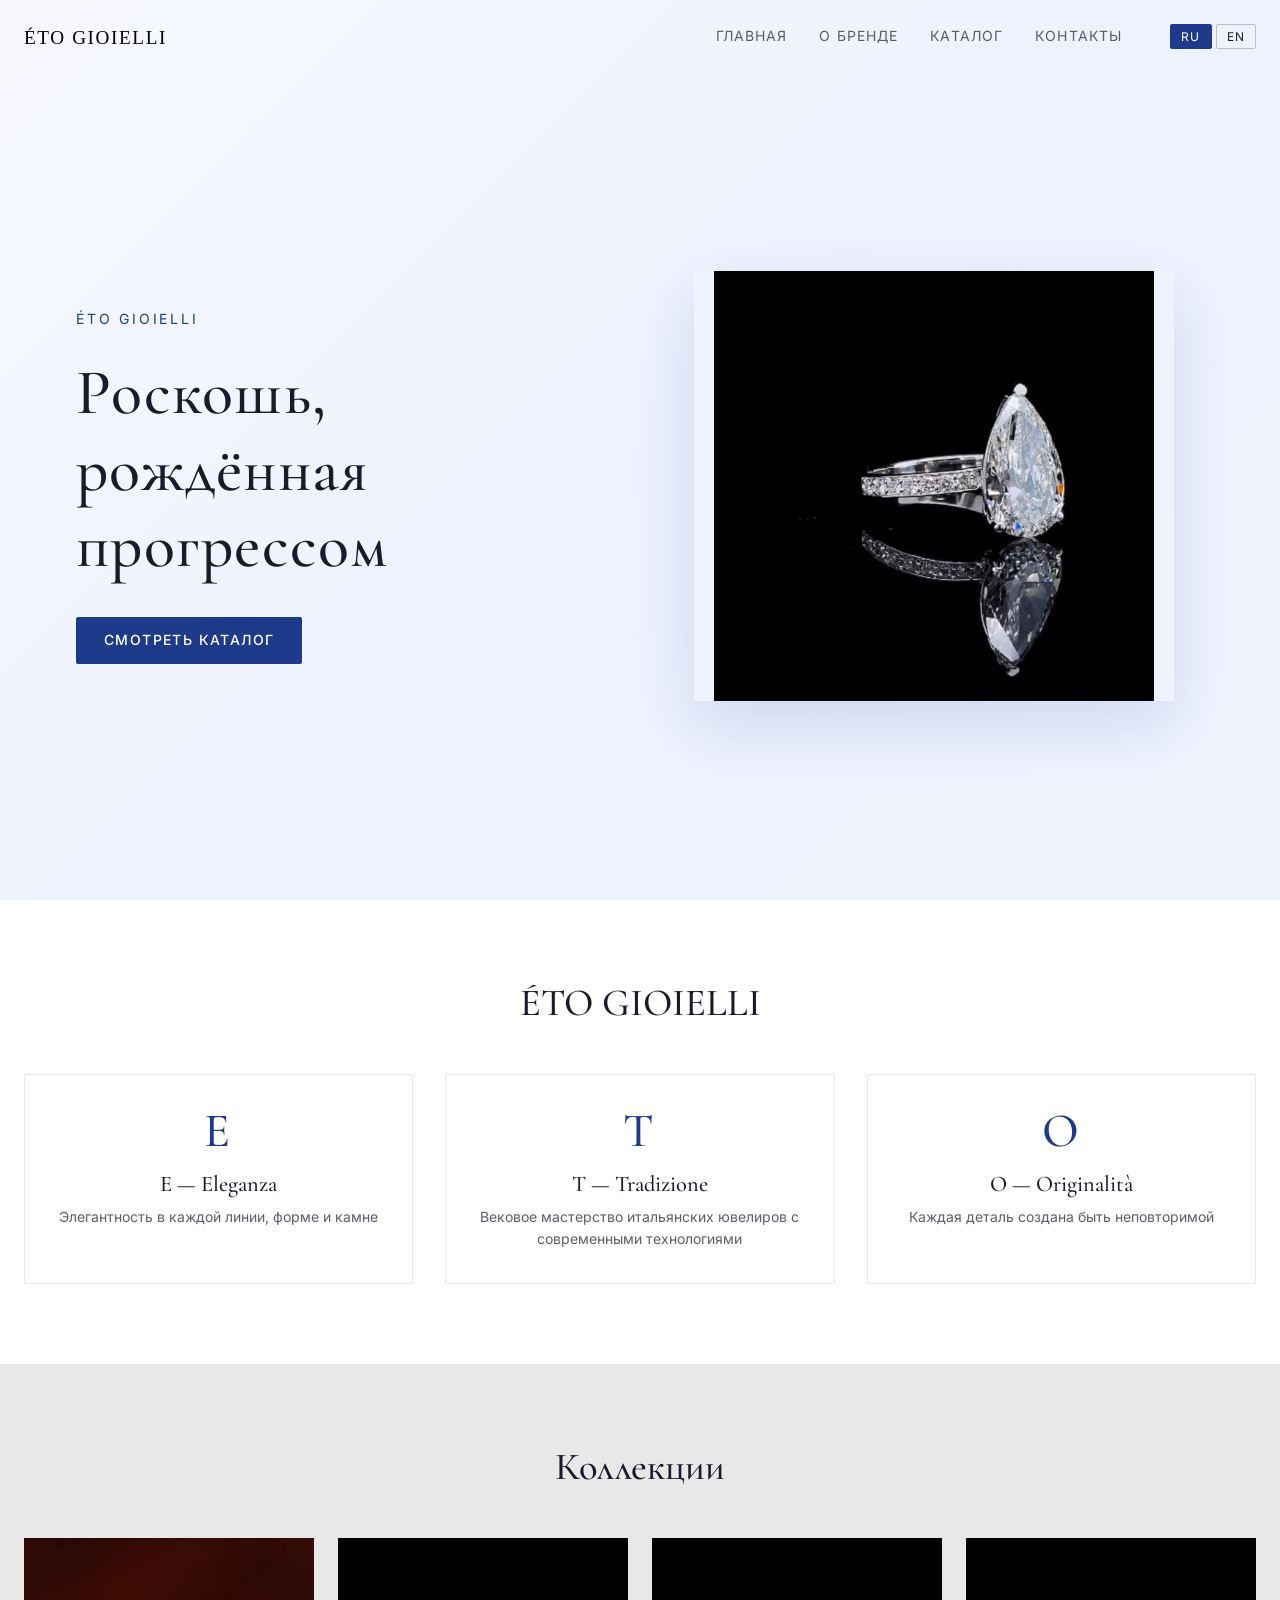
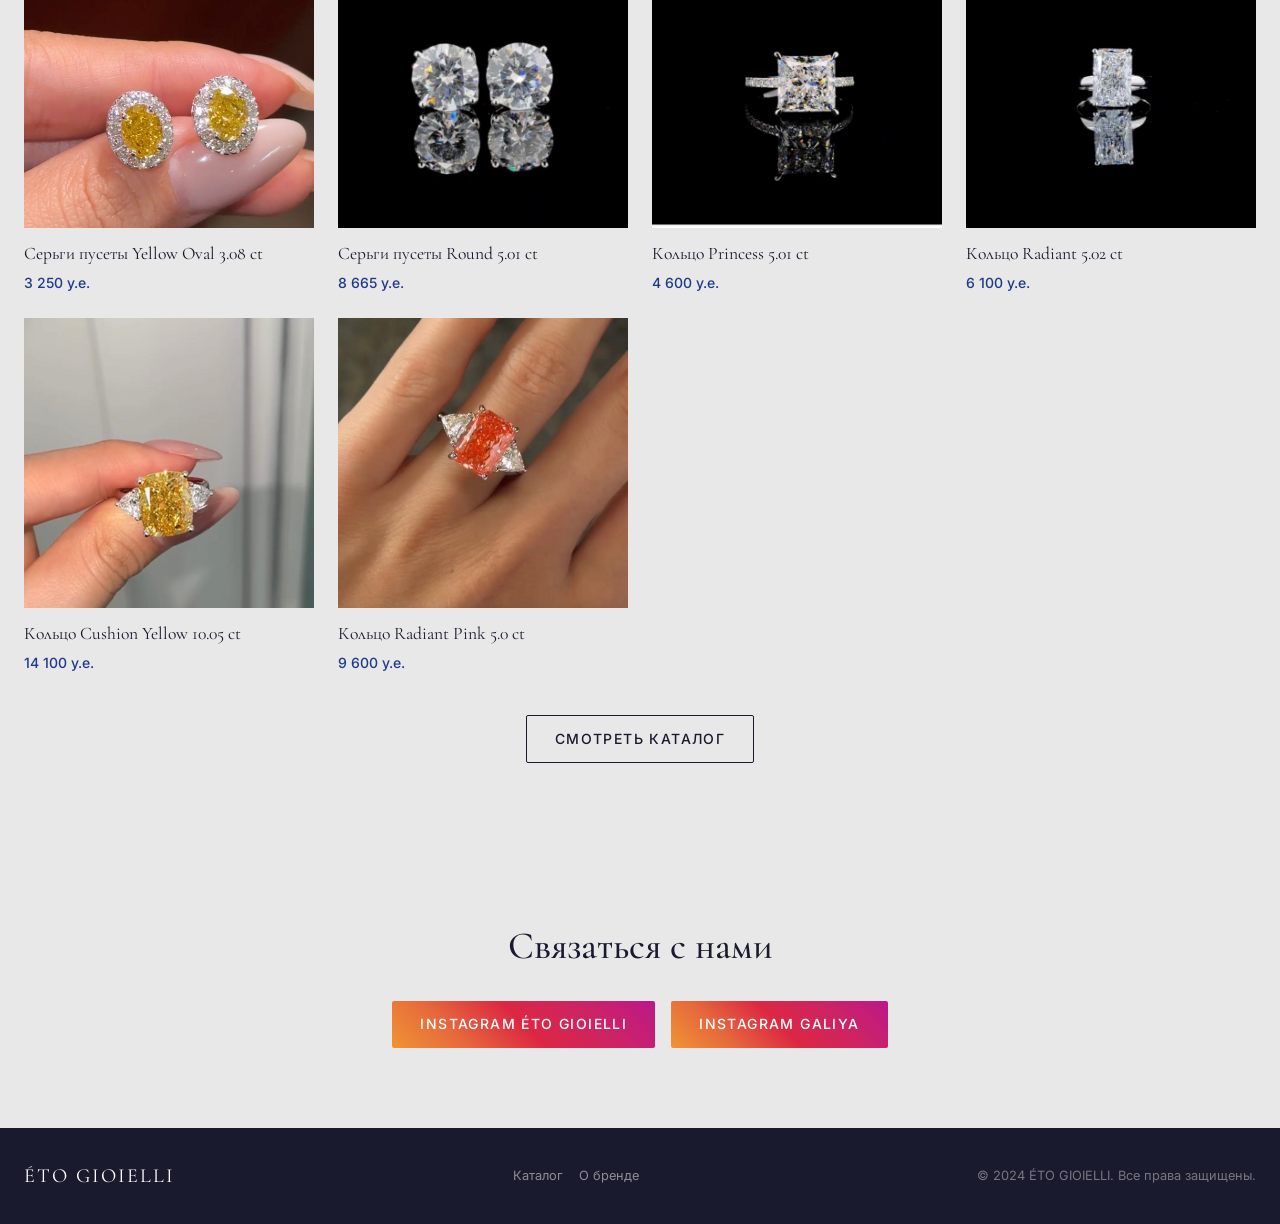
<file: index.html>
<!DOCTYPE html>
<html lang="ru">
<head>
  <meta charset="UTF-8">
  <meta name="viewport" content="width=device-width, initial-scale=1.0">
  <title>ÉTO GIOIELLI — Украшения из лабораторных бриллиантов</title>
  <link rel="stylesheet" href="css/style.css">
</head>
<body>

  <!-- Header -->
  <header class="header header--transparent" id="header">
    <div class="container">
      <a href="index.html" class="header__logo">
        <img src="assets/logo.svg" alt="ÉTO GIOIELLI" onerror="this.style.display='none';this.nextElementSibling.style.display='block'">
        <span style="display:none">ÉTO GIOIELLI</span>
      </a>
      <nav class="nav">
        <a href="index.html" data-i18n="nav_home">Главная</a>
        <a href="about.html" data-i18n="nav_about">О бренде</a>
        <a href="catalog.html" data-i18n="nav_catalog">Каталог</a>
        <a href="contact.html" data-i18n="nav_contacts">Контакты</a>
        <div class="lang-switcher">
          <button class="lang-btn" data-lang="ru">RU</button>
          <button class="lang-btn" data-lang="en">EN</button>
        </div>
      </nav>
      <button class="burger" id="burger" aria-label="Menu">
        <span></span><span></span><span></span>
      </button>
    </div>
    <nav class="mobile-nav" id="mobileNav">
      <a href="index.html" data-i18n="nav_home">Главная</a>
      <a href="about.html" data-i18n="nav_about">О бренде</a>
      <a href="catalog.html" data-i18n="nav_catalog">Каталог</a>
      <a href="contact.html" data-i18n="nav_contacts">Контакты</a>
      <div class="lang-switcher">
        <button class="lang-btn" data-lang="ru">RU</button>
        <button class="lang-btn" data-lang="en">EN</button>
      </div>
    </nav>
  </header>

  <!-- Hero -->
  <section class="hero">
    <div class="container">
      <div class="hero__split">
        <div class="hero__content">
          <p class="hero__tagline">ÉTO GIOIELLI</p>
          <h1 data-i18n="hero_tagline">Роскошь, рождённая прогрессом</h1>
          <div class="hero__buttons">
            <a href="catalog.html" class="btn btn--primary" data-i18n="hero_btn">Смотреть каталог</a>
          </div>
        </div>
        <div class="hero__image">
          <video src="assets/hero-video.mp4" autoplay muted loop playsinline poster="assets/hero-photo.jpg"></video>
        </div>
      </div>
    </div>
  </section>

  <!-- About / Features -->
  <section class="section">
    <div class="container">
      <div class="section-title">
        <h2 data-i18n="about_title">ÉTO GIOIELLI</h2>
      </div>
      <div class="features">
        <div class="feature">
          <div class="feature__icon">E</div>
          <h3 data-i18n="feat1_title">E — Eleganza</h3>
          <p data-i18n="feat1_text">Элегантность в каждой линии, форме и камне</p>
        </div>
        <div class="feature">
          <div class="feature__icon">T</div>
          <h3 data-i18n="feat2_title">T — Tradizione</h3>
          <p data-i18n="feat2_text">Вековое мастерство итальянских ювелиров с современными технологиями</p>
        </div>
        <div class="feature">
          <div class="feature__icon">O</div>
          <h3 data-i18n="feat3_title">O — Originalità</h3>
          <p data-i18n="feat3_text">Каждая деталь создана быть неповторимой</p>
        </div>
      </div>
    </div>
  </section>

  <!-- Featured collections -->
  <section class="section" style="background: var(--silver-light);">
    <div class="container">
      <div class="section-title">
        <h2 data-i18n="featured_title">Коллекции</h2>
      </div>
      <div class="products-grid" id="featuredGrid"></div>
      <div style="text-align:center; margin-top: 40px;">
        <a href="catalog.html" class="btn btn--outline" data-i18n="hero_btn">Смотреть каталог</a>
      </div>
    </div>
  </section>

  <!-- Contact -->
  <section class="contact-block" id="contact">
    <div class="container">
      <h2 data-i18n="contact_title">Связаться с нами</h2>
      <div class="contact-buttons" id="contactButtons"></div>
    </div>
  </section>

  <!-- Footer -->
  <footer class="footer">
    <div class="container">
      <div class="footer__inner">
        <span class="footer__brand">ÉTO GIOIELLI</span>
        <div class="footer__links">
          <a href="catalog.html" data-i18n="nav_catalog">Каталог</a>
          <a href="about.html" data-i18n="nav_about">О бренде</a>
        </div>
        <span class="footer__rights" data-i18n="footer_rights">© 2024 ÉTO GIOIELLI. Все права защищены.</span>
      </div>
    </div>
  </footer>

  <script src="js/config.js"></script>
  <script src="js/i18n.js"></script>
  <script src="data/products.js"></script>
  <script>
    // Header scroll
    const header = document.getElementById('header');
    window.addEventListener('scroll', () => {
      header.classList.toggle('header--solid', window.scrollY > 60);
      header.classList.toggle('header--transparent', window.scrollY <= 60);
    });

    // Burger
    const burger = document.getElementById('burger');
    const mobileNav = document.getElementById('mobileNav');
    burger.addEventListener('click', () => mobileNav.classList.toggle('open'));

    // Featured products
    function formatPrice(p) { return p.toLocaleString('ru-RU') + ' у.е.'; }
    function renderCard(product) {
      return `<a href="product.html?id=${product.id}" class="card">
        <div class="card__img"><img src="${product.images[0]}" alt="${product.name[getLang()]}" loading="lazy"></div>
        <div class="card__name">${product.name[getLang()]}</div>
        <div class="card__price">${formatPrice(product.price)}</div>
      </a>`;
    }
    const featured = window.PRODUCTS.filter(p => p.featured).slice(0, 6);
    document.getElementById('featuredGrid').innerHTML = featured.map(renderCard).join('');

    // Contact buttons
    document.getElementById('contactButtons').innerHTML = `
      <a href="https://www.instagram.com/eto.gioielli?igsh=NDh3ZzB6c2ZkZWRp" class="btn btn--instagram" target="_blank">Instagram Éto Gioielli</a>
      <a href="https://www.instagram.com/galiya.dukenbay?igsh=M2JvaWN4aWRpYXl6" class="btn btn--instagram" target="_blank">Instagram Galiya</a>
    `;
    applyTranslations(getLang());

    // Re-render on lang change (for card names)
    document.querySelectorAll('.lang-btn').forEach(btn => {
      btn.addEventListener('click', () => {
        featured.length && (document.getElementById('featuredGrid').innerHTML = featured.map(renderCard).join(''));
      });
    });
  </script>
</body>
</html>
</file>
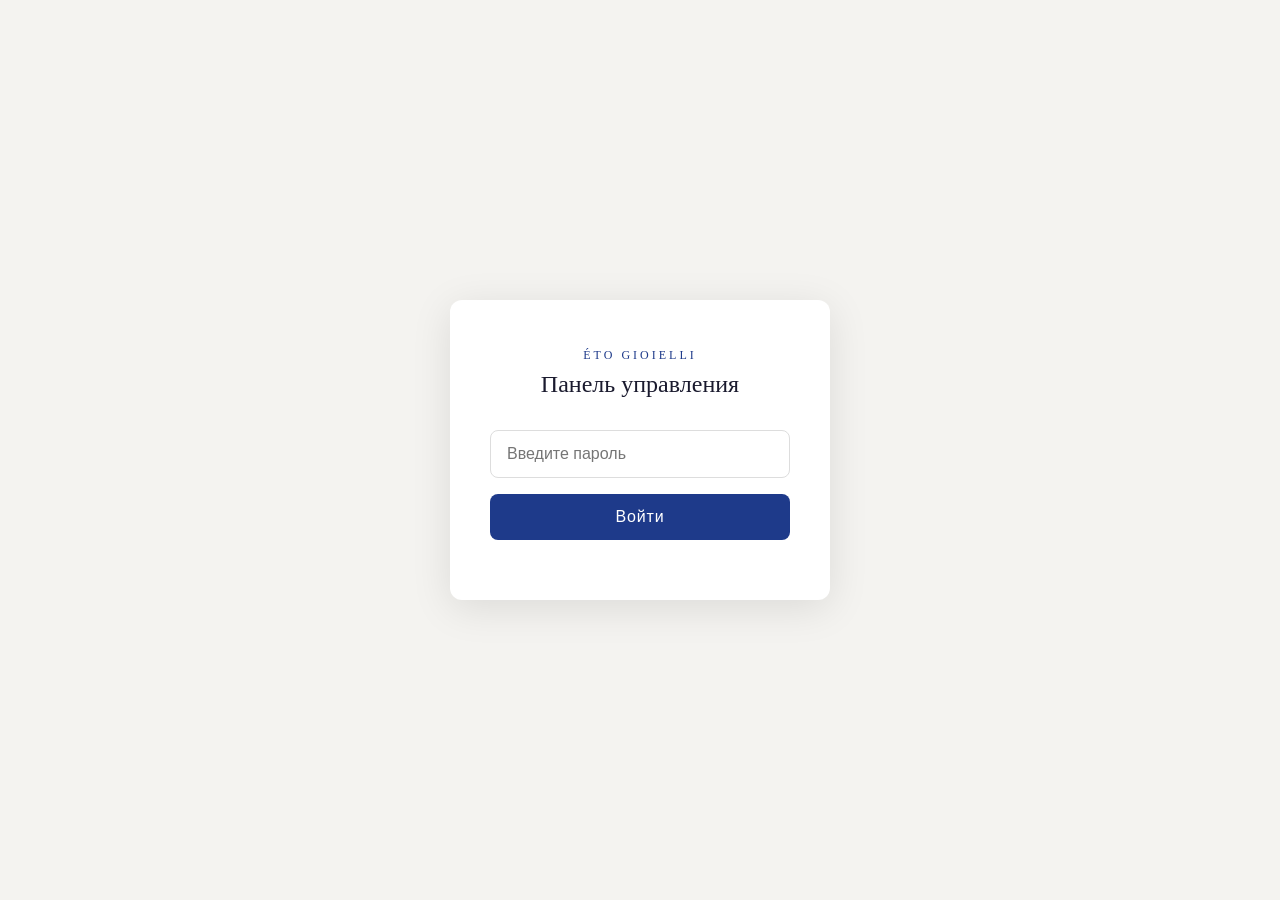
<file: admin/index.html>
<!DOCTYPE html>
<html lang="ru">
<head>
  <meta charset="UTF-8">
  <meta name="viewport" content="width=device-width, initial-scale=1.0">
  <title>Управление каталогом — ÉTO GIOIELLI</title>
  <style>
    * { box-sizing: border-box; margin: 0; padding: 0; }
    body { font-family: 'Georgia', serif; background: #f4f3f0; color: #1a1a2e; min-height: 100vh; }

    /* LOGIN */
    #loginScreen {
      display: flex; flex-direction: column; align-items: center; justify-content: center;
      min-height: 100vh; padding: 24px;
    }
    .login-card {
      background: #fff; padding: 48px 40px; border-radius: 12px;
      box-shadow: 0 8px 40px rgba(0,0,0,0.10); width: 100%; max-width: 380px; text-align: center;
    }
    .login-logo { font-size: 0.75rem; letter-spacing: 0.25em; color: #1e3a8a; margin-bottom: 8px; }
    .login-card h1 { font-size: 1.5rem; font-weight: normal; margin-bottom: 32px; }
    .login-card input {
      width: 100%; padding: 14px 16px; border: 1px solid #ddd; border-radius: 8px;
      font-size: 1rem; margin-bottom: 16px; outline: none;
    }
    .login-card input:focus { border-color: #1e3a8a; }
    .btn-primary {
      width: 100%; padding: 14px; background: #1e3a8a; color: #fff;
      border: none; border-radius: 8px; font-size: 1rem; cursor: pointer; letter-spacing: 0.05em;
    }
    .btn-primary:hover { background: #1a2f6e; }
    .error-msg { color: #dc2626; margin-top: 12px; font-size: 0.875rem; }

    /* ADMIN PANEL */
    #adminPanel { display: none; }
    .admin-header {
      background: #1a1a2e; color: #fff; padding: 16px 24px;
      display: flex; align-items: center; justify-content: space-between;
    }
    .admin-header .logo { font-size: 0.75rem; letter-spacing: 0.2em; }
    .admin-header button {
      background: transparent; border: 1px solid rgba(255,255,255,0.3);
      color: #fff; padding: 6px 16px; border-radius: 6px; cursor: pointer; font-size: 0.8rem;
    }

    .admin-body { max-width: 680px; margin: 0 auto; padding: 32px 16px; }

    .section-title { font-size: 1.25rem; font-weight: normal; margin-bottom: 24px; color: #1e3a8a; }

    .field-group { margin-bottom: 24px; }
    .field-group label { display: block; font-size: 0.8rem; letter-spacing: 0.1em; text-transform: uppercase; color: #666; margin-bottom: 8px; }

    select, textarea, input[type="text"], input[type="number"] {
      width: 100%; padding: 12px 16px; border: 1px solid #ddd; border-radius: 8px;
      font-size: 0.95rem; font-family: inherit; background: #fff; outline: none;
    }
    select:focus, textarea:focus, input:focus { border-color: #1e3a8a; }
    textarea { resize: vertical; min-height: 100px; }

    .upload-area {
      border: 2px dashed #ddd; border-radius: 8px; padding: 24px;
      text-align: center; cursor: pointer; transition: all 0.2s; background: #fff;
      position: relative;
    }
    .upload-area:hover, .upload-area.dragover { border-color: #1e3a8a; background: #f0f4ff; }
    .upload-area input[type="file"] {
      position: absolute; inset: 0; opacity: 0; cursor: pointer; width: 100%; height: 100%;
    }
    .upload-icon { font-size: 2rem; margin-bottom: 8px; }
    .upload-text { font-size: 0.875rem; color: #666; }
    .upload-text strong { color: #1e3a8a; }

    .preview-wrap { margin-top: 12px; border-radius: 8px; overflow: hidden; background: #000; }
    .preview-wrap img, .preview-wrap video {
      width: 100%; max-height: 280px; object-fit: contain; display: block;
    }
    .preview-label { font-size: 0.75rem; color: #888; margin-top: 6px; }

    .two-col { display: grid; grid-template-columns: 1fr 1fr; gap: 16px; }

    .save-btn {
      width: 100%; padding: 16px; background: #1e3a8a; color: #fff;
      border: none; border-radius: 8px; font-size: 1rem; cursor: pointer;
      letter-spacing: 0.05em; margin-top: 8px; transition: background 0.2s;
    }
    .save-btn:hover { background: #1a2f6e; }
    .save-btn:disabled { background: #aaa; cursor: not-allowed; }

    .status-msg {
      margin-top: 16px; padding: 14px 16px; border-radius: 8px;
      font-size: 0.9rem; display: none;
    }
    .status-msg.success { background: #d1fae5; color: #065f46; display: block; }
    .status-msg.error { background: #fee2e2; color: #991b1b; display: block; }
    .status-msg.loading { background: #dbeafe; color: #1e3a8a; display: block; }

    .current-badge {
      display: inline-block; font-size: 0.7rem; background: #e0e7ff; color: #3730a3;
      padding: 2px 8px; border-radius: 4px; margin-left: 8px; vertical-align: middle;
    }

    @media (max-width: 480px) {
      .login-card { padding: 32px 24px; }
      .two-col { grid-template-columns: 1fr; }
    }
  </style>
</head>
<body>

<!-- LOGIN SCREEN -->
<div id="loginScreen">
  <div class="login-card">
    <p class="login-logo">ÉTO GIOIELLI</p>
    <h1>Панель управления</h1>
    <input type="password" id="passwordInput" placeholder="Введите пароль" onkeydown="if(event.key==='Enter')login()">
    <button class="btn-primary" onclick="login()">Войти</button>
    <p class="error-msg" id="loginError"></p>
  </div>
</div>

<!-- ADMIN PANEL -->
<div id="adminPanel">
  <div class="admin-header">
    <span class="logo">ÉTO GIOIELLI — УПРАВЛЕНИЕ КАТАЛОГОМ</span>
    <button onclick="logout()">Выйти</button>
  </div>

  <div class="admin-body">
    <div class="field-group">
      <label>Выберите изделие</label>
      <select id="productSelect" onchange="onProductChange()">
        <option value="">— выберите изделие из каталога —</option>
      </select>
    </div>

    <button class="save-btn" id="toggleCreateBtn" style="background:#fff;color:#1e3a8a;border:1px solid #1e3a8a;margin-bottom:24px" onclick="toggleCreateForm()">➕ Добавить новое изделие</button>

    <div id="createForm" style="display:none">
      <p class="section-title">Новое изделие</p>

      <div class="field-group">
        <label>Категория</label>
        <select id="newCategory">
          <option value="earrings">Серьги</option>
          <option value="rings">Кольца</option>
          <option value="necklaces">Колье</option>
          <option value="bracelets">Браслеты</option>
          <option value="stones">Камни</option>
          <option value="sets">Комплекты</option>
        </select>
      </div>

      <div class="two-col">
        <div class="field-group">
          <label>Название (RU)</label>
          <input type="text" id="newNameRu" placeholder="например: Кольцо Round 2.00 ct">
        </div>
        <div class="field-group">
          <label>Название (EN)</label>
          <input type="text" id="newNameEn" placeholder="e.g. Round Ring 2.00 ct">
        </div>
      </div>

      <div class="field-group">
        <label>Описание (RU)</label>
        <textarea id="newDescRu" placeholder="Описание на русском языке..."></textarea>
      </div>

      <div class="field-group">
        <label>Описание (EN)</label>
        <textarea id="newDescEn" placeholder="Description in English..."></textarea>
      </div>

      <div class="two-col">
        <div class="field-group">
          <label>Цена (у.е.)</label>
          <input type="number" id="newPrice" placeholder="например: 3900">
        </div>
        <div class="field-group">
          <label>Акционная цена (у.е.)</label>
          <input type="number" id="newPromoPrice" placeholder="необязательно">
        </div>
      </div>

      <div class="two-col">
        <div class="field-group">
          <label>Металл</label>
          <select id="newMetal">
            <option value="wg18">Белое золото 18K</option>
            <option value="wg14">Белое золото 14K</option>
            <option value="yg18">Жёлтое золото 18K</option>
            <option value="rg18">Розовое золото 18K</option>
            <option value="pt950">Платина 950</option>
            <option value="—">Без металла (камень)</option>
          </select>
        </div>
        <div class="field-group">
          <label>Карат</label>
          <input type="number" step="0.01" id="newCarat" placeholder="например: 2.00">
        </div>
      </div>

      <div class="two-col">
        <div class="field-group">
          <label>Огранка</label>
          <input type="text" id="newCut" placeholder="Round, Oval, Pear, Cushion...">
        </div>
        <div class="field-group">
          <label>Цвет</label>
          <input type="text" id="newColor" placeholder="D, E, Vivid Yellow...">
        </div>
      </div>

      <div class="two-col">
        <div class="field-group">
          <label>Чистота</label>
          <input type="text" id="newClarity" placeholder="VS1, VVS2...">
        </div>
        <div class="field-group">
          <label>Артикул</label>
          <input type="text" id="newArticle" placeholder="необязательно">
        </div>
      </div>

      <div class="two-col">
        <div class="field-group">
          <label>Фото (обязательно)</label>
          <div class="upload-area" id="newPhotoArea">
            <input type="file" id="newPhotoInput" accept="image/*" onchange="previewNewFile('photo')">
            <div class="upload-icon">📷</div>
            <div class="upload-text"><strong>Выбрать фото</strong><br>JPG, PNG до 5 МБ</div>
          </div>
          <div id="newPhotoPreview"></div>
        </div>
        <div class="field-group">
          <label>Видео</label>
          <div class="upload-area" id="newVideoArea">
            <input type="file" id="newVideoInput" accept="video/*" onchange="previewNewFile('video')">
            <div class="upload-icon">🎬</div>
            <div class="upload-text"><strong>Выбрать видео</strong><br>MP4 до 4 МБ</div>
          </div>
          <div id="newVideoPreview"></div>
        </div>
      </div>

      <button class="save-btn" id="createBtn" onclick="createProduct()">➕ Создать изделие</button>
      <div class="status-msg" id="createStatusMsg"></div>
    </div>

    <div id="productForm" style="display:none">
      <p class="section-title" id="productTitle"></p>

      <div class="two-col">
        <!-- PHOTO -->
        <div class="field-group">
          <label>Фото <span class="current-badge" id="photoBadge" style="display:none">есть</span></label>
          <div class="upload-area" id="photoArea">
            <input type="file" id="photoInput" accept="image/*" onchange="previewFile('photo')">
            <div class="upload-icon">📷</div>
            <div class="upload-text"><strong>Выбрать фото</strong><br>JPG, PNG до 5 МБ</div>
          </div>
          <div id="photoPreview"></div>
        </div>

        <!-- VIDEO -->
        <div class="field-group">
          <label>Видео <span class="current-badge" id="videoBadge" style="display:none">есть</span></label>
          <div class="upload-area" id="videoArea">
            <input type="file" id="videoInput" accept="video/*" onchange="previewFile('video')">
            <div class="upload-icon">🎬</div>
            <div class="upload-text"><strong>Выбрать видео</strong><br>MP4 до 4 МБ</div>
          </div>
          <div id="videoPreview"></div>
        </div>
      </div>

      <div class="field-group">
        <label>Описание (RU)</label>
        <textarea id="descRu" placeholder="Описание на русском языке..."></textarea>
      </div>

      <div class="field-group">
        <label>Описание (EN)</label>
        <textarea id="descEn" placeholder="Description in English..."></textarea>
      </div>

      <div class="two-col">
        <div class="field-group">
          <label>Цена (у.е.)</label>
          <input type="number" id="priceInput" placeholder="например: 3900">
        </div>
        <div class="field-group">
          <label>Акционная цена (у.е.)</label>
          <input type="number" id="promoPriceInput" placeholder="необязательно">
        </div>
      </div>

      <button class="save-btn" id="saveBtn" onclick="saveProduct()">💾 Сохранить изменения</button>
      <div class="status-msg" id="statusMsg"></div>
    </div>
  </div>
</div>

<script src="../data/products.js"></script>
<script>
  let currentProduct = null;
  let pwd = '';

  // ── LOGIN ──
  function login() {
    const val = document.getElementById('passwordInput').value.trim();
    if (!val) return;
    // Verify password by making a test call
    pwd = val;
    document.getElementById('loginError').textContent = '';
    document.getElementById('passwordInput').disabled = true;
    document.querySelector('.btn-primary').disabled = true;
    document.querySelector('.btn-primary').textContent = 'Проверка...';

    fetch('/.netlify/functions/update-product', {
      method: 'POST',
      headers: { 'Content-Type': 'application/json' },
      body: JSON.stringify({ password: pwd, productId: '_check_' })
    }).then(r => r.json()).then(data => {
      if (data.error === 'Неверный пароль') {
        document.getElementById('loginError').textContent = 'Неверный пароль';
        pwd = '';
        document.getElementById('passwordInput').disabled = false;
        document.querySelector('.btn-primary').disabled = false;
        document.querySelector('.btn-primary').textContent = 'Войти';
        document.getElementById('passwordInput').value = '';
      } else {
        sessionStorage.setItem('admin_pwd', pwd);
        showAdmin();
      }
    }).catch(() => {
      document.getElementById('loginError').textContent = 'Ошибка соединения';
      document.getElementById('passwordInput').disabled = false;
      document.querySelector('.btn-primary').disabled = false;
      document.querySelector('.btn-primary').textContent = 'Войти';
    });
  }

  function logout() {
    sessionStorage.removeItem('admin_pwd');
    pwd = '';
    document.getElementById('adminPanel').style.display = 'none';
    document.getElementById('loginScreen').style.display = 'flex';
    document.getElementById('passwordInput').value = '';
    document.getElementById('passwordInput').disabled = false;
    document.querySelector('.btn-primary').disabled = false;
    document.querySelector('.btn-primary').textContent = 'Войти';
  }

  function showAdmin() {
    document.getElementById('loginScreen').style.display = 'none';
    document.getElementById('adminPanel').style.display = 'block';
    buildProductSelect();
  }

  // ── PRODUCTS ──
  function buildProductSelect() {
    const sel = document.getElementById('productSelect');
    const cats = { earrings:'Серьги', rings:'Кольца', necklaces:'Колье', bracelets:'Браслеты', stones:'Камни', sets:'Комплект', pendants:'Подвески' };
    window.PRODUCTS.forEach((p, i) => {
      const opt = document.createElement('option');
      opt.value = p.id;
      opt.textContent = `${i+1}. ${p.name.ru}`;
      sel.appendChild(opt);
    });
  }

  function onProductChange() {
    const id = document.getElementById('productSelect').value;
    if (!id) { document.getElementById('productForm').style.display = 'none'; return; }
    currentProduct = window.PRODUCTS.find(p => p.id === id);
    if (!currentProduct) return;

    document.getElementById('productForm').style.display = 'block';
    document.getElementById('productTitle').textContent = currentProduct.name.ru;
    document.getElementById('descRu').value = currentProduct.description?.ru || '';
    document.getElementById('descEn').value = currentProduct.description?.en || '';
    document.getElementById('priceInput').value = currentProduct.price || '';
    document.getElementById('promoPriceInput').value = currentProduct.promoPrice || '';

    const hasPhoto = currentProduct.images && currentProduct.images[0] && !currentProduct.images[0].includes('placeholder');
    const hasVideo = !!currentProduct.video;
    document.getElementById('photoBadge').style.display = hasPhoto ? 'inline-block' : 'none';
    document.getElementById('videoBadge').style.display = hasVideo ? 'inline-block' : 'none';

    // Show current photo
    if (hasPhoto) {
      document.getElementById('photoPreview').innerHTML = `
        <div class="preview-wrap"><img src="../${currentProduct.images[0]}" onerror="this.parentElement.remove()"></div>
        <p class="preview-label">Текущее фото</p>`;
    } else {
      document.getElementById('photoPreview').innerHTML = '';
    }
    document.getElementById('videoPreview').innerHTML = '';
    document.getElementById('photoInput').value = '';
    document.getElementById('videoInput').value = '';
    document.getElementById('statusMsg').className = 'status-msg';
    document.getElementById('statusMsg').textContent = '';
  }

  function previewFile(type) {
    const input = document.getElementById(type + 'Input');
    const previewEl = document.getElementById(type + 'Preview');
    const file = input.files[0];
    if (!file) return;

    const url = URL.createObjectURL(file);
    if (type === 'photo') {
      previewEl.innerHTML = `<div class="preview-wrap"><img src="${url}"></div><p class="preview-label">Новое фото: ${file.name}</p>`;
    } else {
      previewEl.innerHTML = `<div class="preview-wrap"><video src="${url}" controls muted></video></div><p class="preview-label">Новое видео: ${file.name} (${(file.size/1024/1024).toFixed(1)} МБ)</p>`;
    }
  }

  // ── SAVE ──
  async function fileToBase64(file) {
    return new Promise((resolve, reject) => {
      const reader = new FileReader();
      reader.onload = () => resolve(reader.result.split(',')[1]);
      reader.onerror = reject;
      reader.readAsDataURL(file);
    });
  }

  async function saveProduct() {
    if (!currentProduct) return;

    const photoFile = document.getElementById('photoInput').files[0];
    const videoFile = document.getElementById('videoInput').files[0];

    if (videoFile && videoFile.size > 4.5 * 1024 * 1024) {
      showStatus('error', 'Видео слишком большое (максимум 4.5 МБ). Сожмите видео или обратитесь к разработчику.');
      return;
    }

    showStatus('loading', 'Сохранение... Пожалуйста, подождите (30-60 секунд)');
    document.getElementById('saveBtn').disabled = true;

    try {
      const body = {
        password: pwd || sessionStorage.getItem('admin_pwd'),
        productId: currentProduct.id,
        descriptionRu: document.getElementById('descRu').value,
        descriptionEn: document.getElementById('descEn').value,
        price: document.getElementById('priceInput').value,
        promoPrice: document.getElementById('promoPriceInput').value,
      };

      if (photoFile) body.photoBase64 = await fileToBase64(photoFile);
      if (videoFile) body.videoBase64 = await fileToBase64(videoFile);

      const res = await fetch('/.netlify/functions/update-product', {
        method: 'POST',
        headers: { 'Content-Type': 'application/json' },
        body: JSON.stringify(body)
      });
      const data = await res.json();

      if (data.success) {
        showStatus('success', '✅ Сохранено! Сайт обновится через 1-2 минуты.');
      } else {
        showStatus('error', 'Ошибка: ' + (data.error || 'неизвестная ошибка'));
      }
    } catch(e) {
      showStatus('error', 'Ошибка соединения: ' + e.message);
    }

    document.getElementById('saveBtn').disabled = false;
  }

  function showStatus(type, text) {
    const el = document.getElementById('statusMsg');
    el.className = 'status-msg ' + type;
    el.textContent = text;
  }

  // ── CREATE NEW PRODUCT ──
  function toggleCreateForm() {
    const form = document.getElementById('createForm');
    const isOpen = form.style.display === 'block';
    form.style.display = isOpen ? 'none' : 'block';
    document.getElementById('productForm').style.display = 'none';
    document.getElementById('productSelect').value = '';
    document.getElementById('toggleCreateBtn').textContent = isOpen ? '➕ Добавить новое изделие' : '✕ Отменить добавление';
  }

  function previewNewFile(type) {
    const input = document.getElementById('new' + (type === 'photo' ? 'Photo' : 'Video') + 'Input');
    const previewEl = document.getElementById('new' + (type === 'photo' ? 'Photo' : 'Video') + 'Preview');
    const file = input.files[0];
    if (!file) return;

    const url = URL.createObjectURL(file);
    if (type === 'photo') {
      previewEl.innerHTML = `<div class="preview-wrap"><img src="${url}"></div><p class="preview-label">${file.name}</p>`;
    } else {
      previewEl.innerHTML = `<div class="preview-wrap"><video src="${url}" controls muted></video></div><p class="preview-label">${file.name} (${(file.size/1024/1024).toFixed(1)} МБ)</p>`;
    }
  }

  function showCreateStatus(type, text) {
    const el = document.getElementById('createStatusMsg');
    el.className = 'status-msg ' + type;
    el.textContent = text;
  }

  async function createProduct() {
    const photoFile = document.getElementById('newPhotoInput').files[0];
    const videoFile = document.getElementById('newVideoInput').files[0];
    const nameRu = document.getElementById('newNameRu').value.trim();
    const nameEn = document.getElementById('newNameEn').value.trim();
    const price = document.getElementById('newPrice').value;

    if (!nameRu || !nameEn) { showCreateStatus('error', 'Заполните название на RU и EN'); return; }
    if (!price) { showCreateStatus('error', 'Укажите цену'); return; }
    if (!photoFile) { showCreateStatus('error', 'Фото обязательно'); return; }
    if (videoFile && videoFile.size > 4.5 * 1024 * 1024) {
      showCreateStatus('error', 'Видео слишком большое (максимум 4.5 МБ). Сожмите видео.');
      return;
    }

    showCreateStatus('loading', 'Создание изделия... Пожалуйста, подождите (30-60 секунд)');
    document.getElementById('createBtn').disabled = true;

    try {
      const bodyPayload = {
        password: pwd || sessionStorage.getItem('admin_pwd'),
        action: 'create',
        category: document.getElementById('newCategory').value,
        nameRu, nameEn,
        descriptionRu: document.getElementById('newDescRu').value,
        descriptionEn: document.getElementById('newDescEn').value,
        price,
        promoPrice: document.getElementById('newPromoPrice').value,
        metal: document.getElementById('newMetal').value,
        carat: document.getElementById('newCarat').value,
        cut: document.getElementById('newCut').value,
        color: document.getElementById('newColor').value,
        clarity: document.getElementById('newClarity').value,
        article: document.getElementById('newArticle').value,
        photoBase64: await fileToBase64(photoFile)
      };
      if (videoFile) bodyPayload.videoBase64 = await fileToBase64(videoFile);

      const res = await fetch('/.netlify/functions/update-product', {
        method: 'POST',
        headers: { 'Content-Type': 'application/json' },
        body: JSON.stringify(bodyPayload)
      });
      const data = await res.json();

      if (data.success) {
        showCreateStatus('success', `✅ Изделие ${data.id} создано! Сайт обновится через 1-2 минуты.`);
      } else {
        showCreateStatus('error', 'Ошибка: ' + (data.error || 'неизвестная ошибка'));
      }
    } catch (e) {
      showCreateStatus('error', 'Ошибка соединения: ' + e.message);
    }

    document.getElementById('createBtn').disabled = false;
  }

  // ── INIT ──
  window.addEventListener('load', () => {
    const saved = sessionStorage.getItem('admin_pwd');
    if (saved) { pwd = saved; showAdmin(); }
  });
</script>
</body>
</html>
</file>
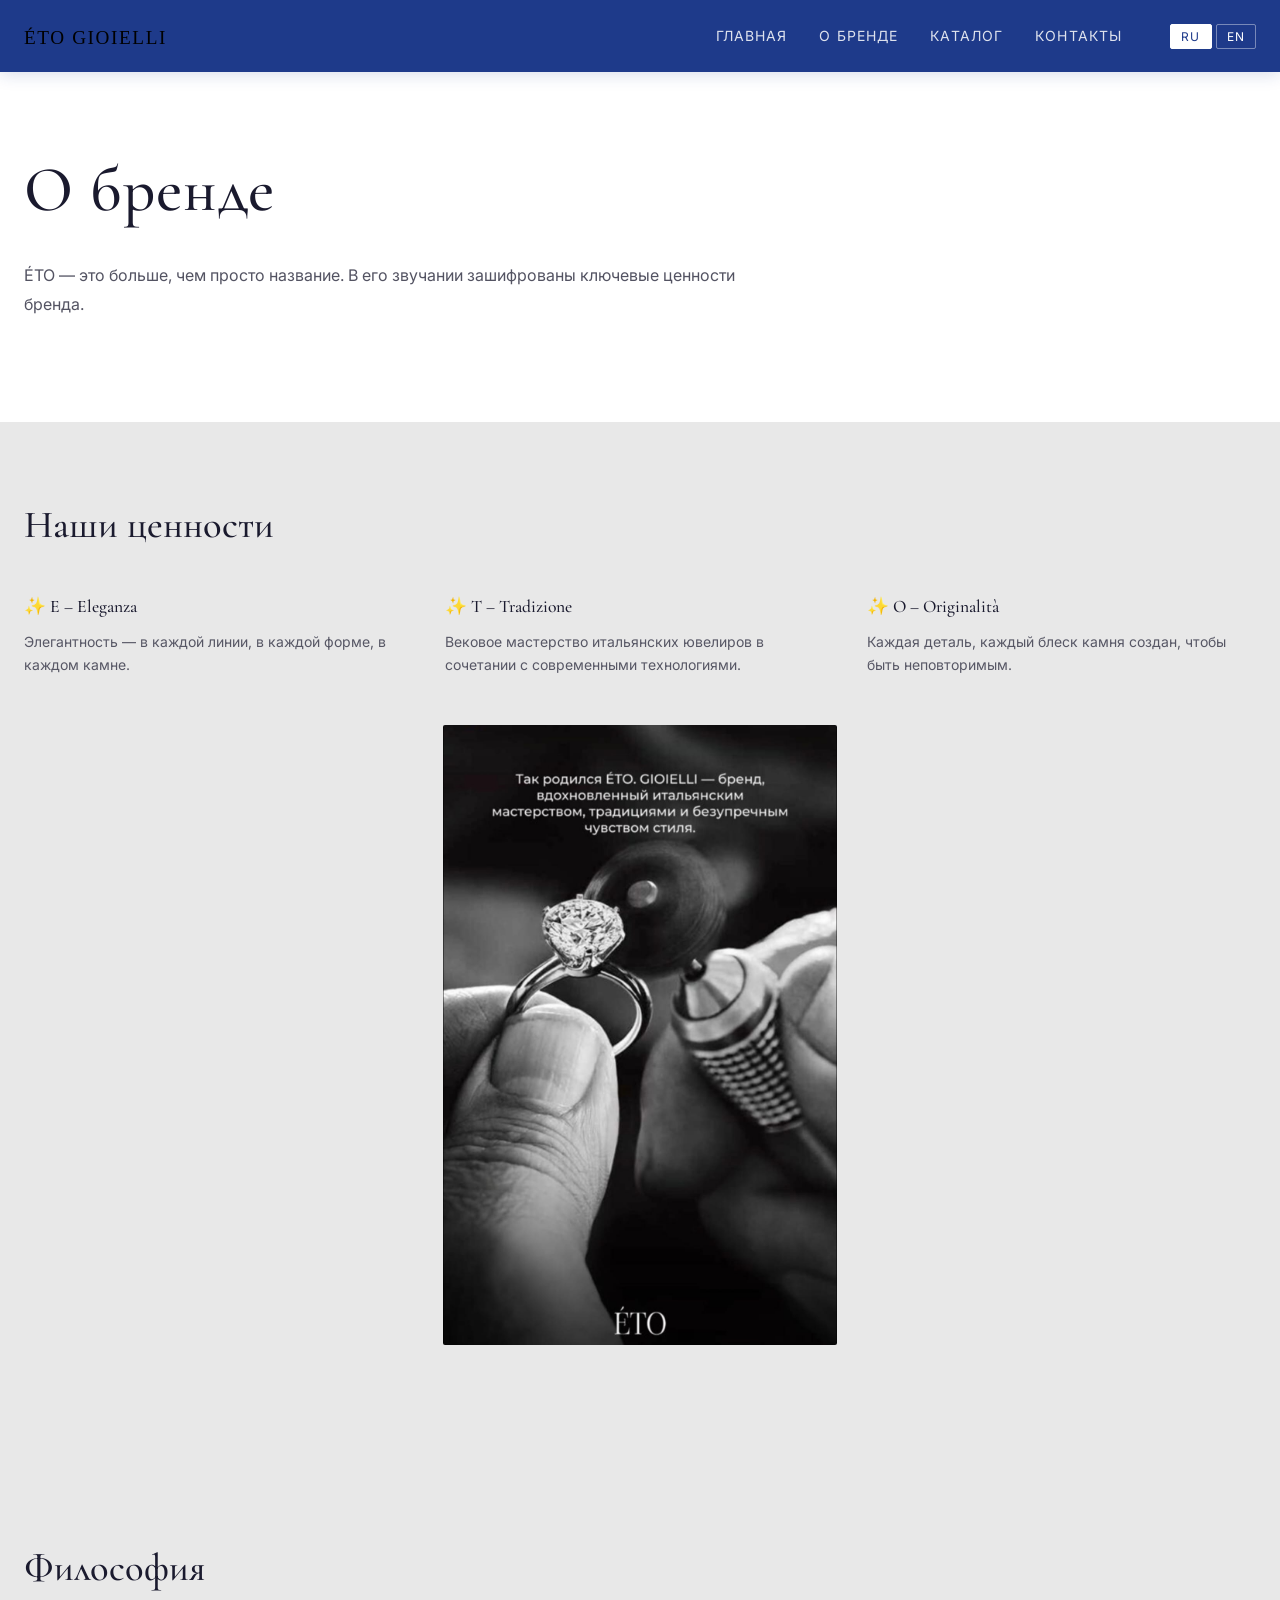
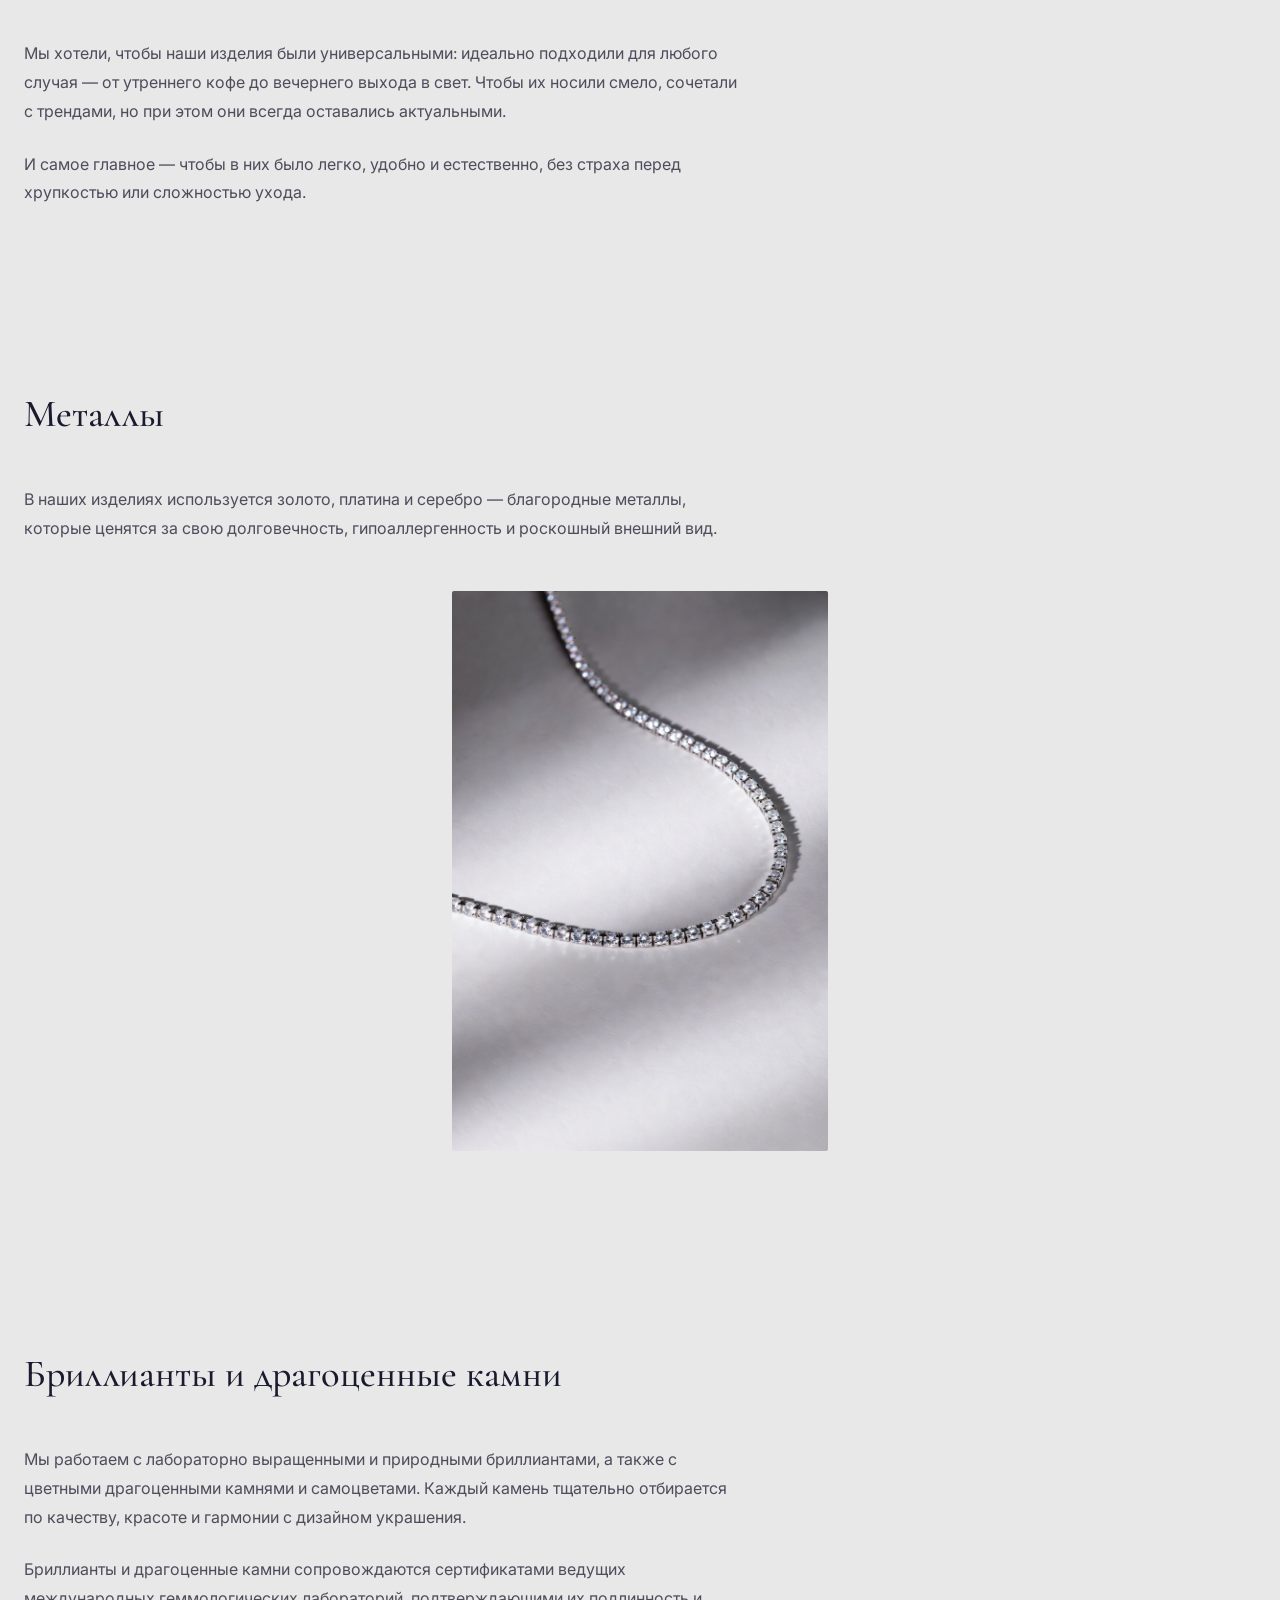
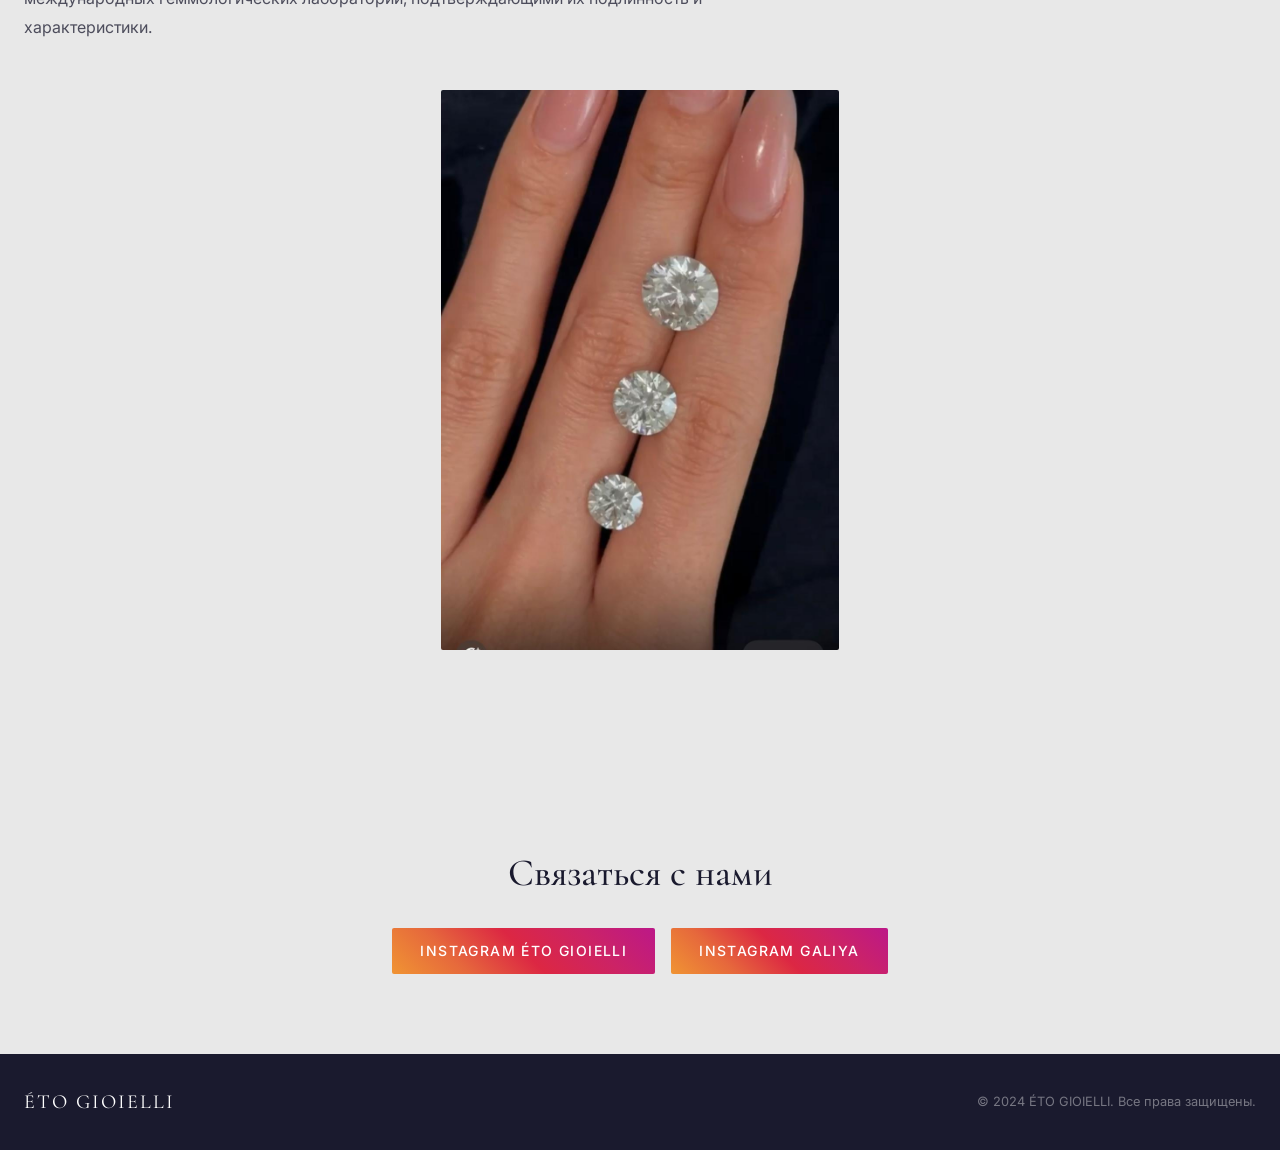
<file: about.html>
<!DOCTYPE html>
<html lang="ru">
<head>
  <meta charset="UTF-8">
  <meta name="viewport" content="width=device-width, initial-scale=1.0">
  <title>О бренде — ÉTO GIOIELLI</title>
  <link rel="stylesheet" href="css/style.css">
</head>
<body>

  <header class="header header--solid" id="header">
    <div class="container">
      <a href="index.html" class="header__logo">
        <img src="assets/logo.svg" alt="ÉTO GIOIELLI" onerror="this.style.display='none';this.nextElementSibling.style.display='block'">
        <span style="display:none">ÉTO GIOIELLI</span>
      </a>
      <nav class="nav">
        <a href="index.html" data-i18n="nav_home">Главная</a>
        <a href="about.html" data-i18n="nav_about">О бренде</a>
        <a href="catalog.html" data-i18n="nav_catalog">Каталог</a>
        <a href="contact.html" data-i18n="nav_contacts">Контакты</a>
        <div class="lang-switcher">
          <button class="lang-btn" data-lang="ru">RU</button>
          <button class="lang-btn" data-lang="en">EN</button>
        </div>
      </nav>
      <button class="burger" id="burger" aria-label="Menu">
        <span></span><span></span><span></span>
      </button>
    </div>
    <nav class="mobile-nav" id="mobileNav">
      <a href="index.html" data-i18n="nav_home">Главная</a>
      <a href="about.html" data-i18n="nav_about">О бренде</a>
      <a href="catalog.html" data-i18n="nav_catalog">Каталог</a>
      <a href="contact.html" data-i18n="nav_contacts">Контакты</a>
      <div class="lang-switcher">
        <button class="lang-btn" data-lang="ru">RU</button>
        <button class="lang-btn" data-lang="en">EN</button>
      </div>
    </nav>
  </header>

  <main>
    <section class="about-hero">
      <div class="container">
        <div class="about-content">
          <h1 data-i18n="about_page_title">О бренде</h1>
          <p>ÉTO — это больше, чем просто название. В его звучании зашифрованы ключевые ценности бренда.</p>
        </div>
      </div>
    </section>

    <section class="why-lab">
      <div class="container">
        <h2>Наши ценности</h2>
        <div class="why-grid">
          <div class="why-item">
            <h3>✨ E – Eleganza</h3>
            <p>Элегантность — в каждой линии, в каждой форме, в каждом камне.</p>
          </div>
          <div class="why-item">
            <h3>✨ T – Tradizione</h3>
            <p>Вековое мастерство итальянских ювелиров в сочетании с современными технологиями.</p>
          </div>
          <div class="why-item">
            <h3>✨ O – Originalità</h3>
            <p>Каждая деталь, каждый блеск камня создан, чтобы быть неповторимым.</p>
          </div>
        </div>
        <div class="brand-photo-wrap" style="margin-top: 48px;">
          <img src="assets/brand-photo.jpg" alt="ÉTO GIOIELLI — мастерство" class="brand-photo" style="max-height: 620px;">
        </div>
      </div>
    </section>

    <section class="why-lab" style="background: var(--silver-light);">
      <div class="container">
        <h2>Философия</h2>
        <div class="about-content">
          <p>Мы хотели, чтобы наши изделия были универсальными: идеально подходили для любого случая — от утреннего кофе до вечернего выхода в свет. Чтобы их носили смело, сочетали с трендами, но при этом они всегда оставались актуальными.</p>
          <p>И самое главное — чтобы в них было легко, удобно и естественно, без страха перед хрупкостью или сложностью ухода.</p>
        </div>
      </div>
    </section>

    <section class="why-lab">
      <div class="container">
        <h2>Металлы</h2>
        <div class="about-content">
          <p>В наших изделиях используется золото, платина и серебро — благородные металлы, которые ценятся за свою долговечность, гипоаллергенность и роскошный внешний вид.</p>
        </div>
        <div class="brand-photo-wrap" style="margin-top: 48px;">
          <img src="assets/necklace-photo.jpg" alt="ÉTO GIOIELLI — украшения" class="brand-photo" style="max-height: 560px;">
        </div>
      </div>
    </section>

    <section class="why-lab">
      <div class="container">
        <h2>Бриллианты и драгоценные камни</h2>
        <div class="about-content">
          <p>Мы работаем с лабораторно выращенными и природными бриллиантами, а также с цветными драгоценными камнями и самоцветами. Каждый камень тщательно отбирается по качеству, красоте и гармонии с дизайном украшения.</p>
          <p>Бриллианты и драгоценные камни сопровождаются сертификатами ведущих международных геммологических лабораторий, подтверждающими их подлинность и характеристики.</p>
        </div>
        <div class="brand-photo-wrap" style="margin-top: 48px;">
          <img src="assets/diamonds-photo.jpg" alt="Бриллианты ÉTO GIOIELLI" class="brand-photo" style="max-height: 560px;">
        </div>
      </div>
    </section>

    <section class="contact-block">
      <div class="container">
        <h2 data-i18n="contact_title">Связаться с нами</h2>
        <p class="contact-info" id="contactInfo"></p>
        <div class="contact-buttons" id="contactButtons"></div>
      </div>
    </section>
  </main>

  <footer class="footer">
    <div class="container">
      <div class="footer__inner">
        <span class="footer__brand">ÉTO GIOIELLI</span>
        <span class="footer__rights" data-i18n="footer_rights">© 2024 ÉTO GIOIELLI.</span>
      </div>
    </div>
  </footer>

  <script src="js/config.js"></script>
  <script src="js/i18n.js"></script>
  <script>
    document.getElementById('burger').addEventListener('click', () =>
      document.getElementById('mobileNav').classList.toggle('open'));
    document.getElementById('contactInfo').innerHTML = '';
    document.getElementById('contactButtons').innerHTML = `
      <a href="https://www.instagram.com/eto.gioielli?igsh=NDh3ZzB6c2ZkZWRp" class="btn btn--instagram" target="_blank">Instagram Éto Gioielli</a>
      <a href="https://www.instagram.com/galiya.dukenbay?igsh=M2JvaWN4aWRpYXl6" class="btn btn--instagram" target="_blank">Instagram Galiya</a>
    `;
    applyTranslations(getLang());
  </script>
</body>
</html>
</file>
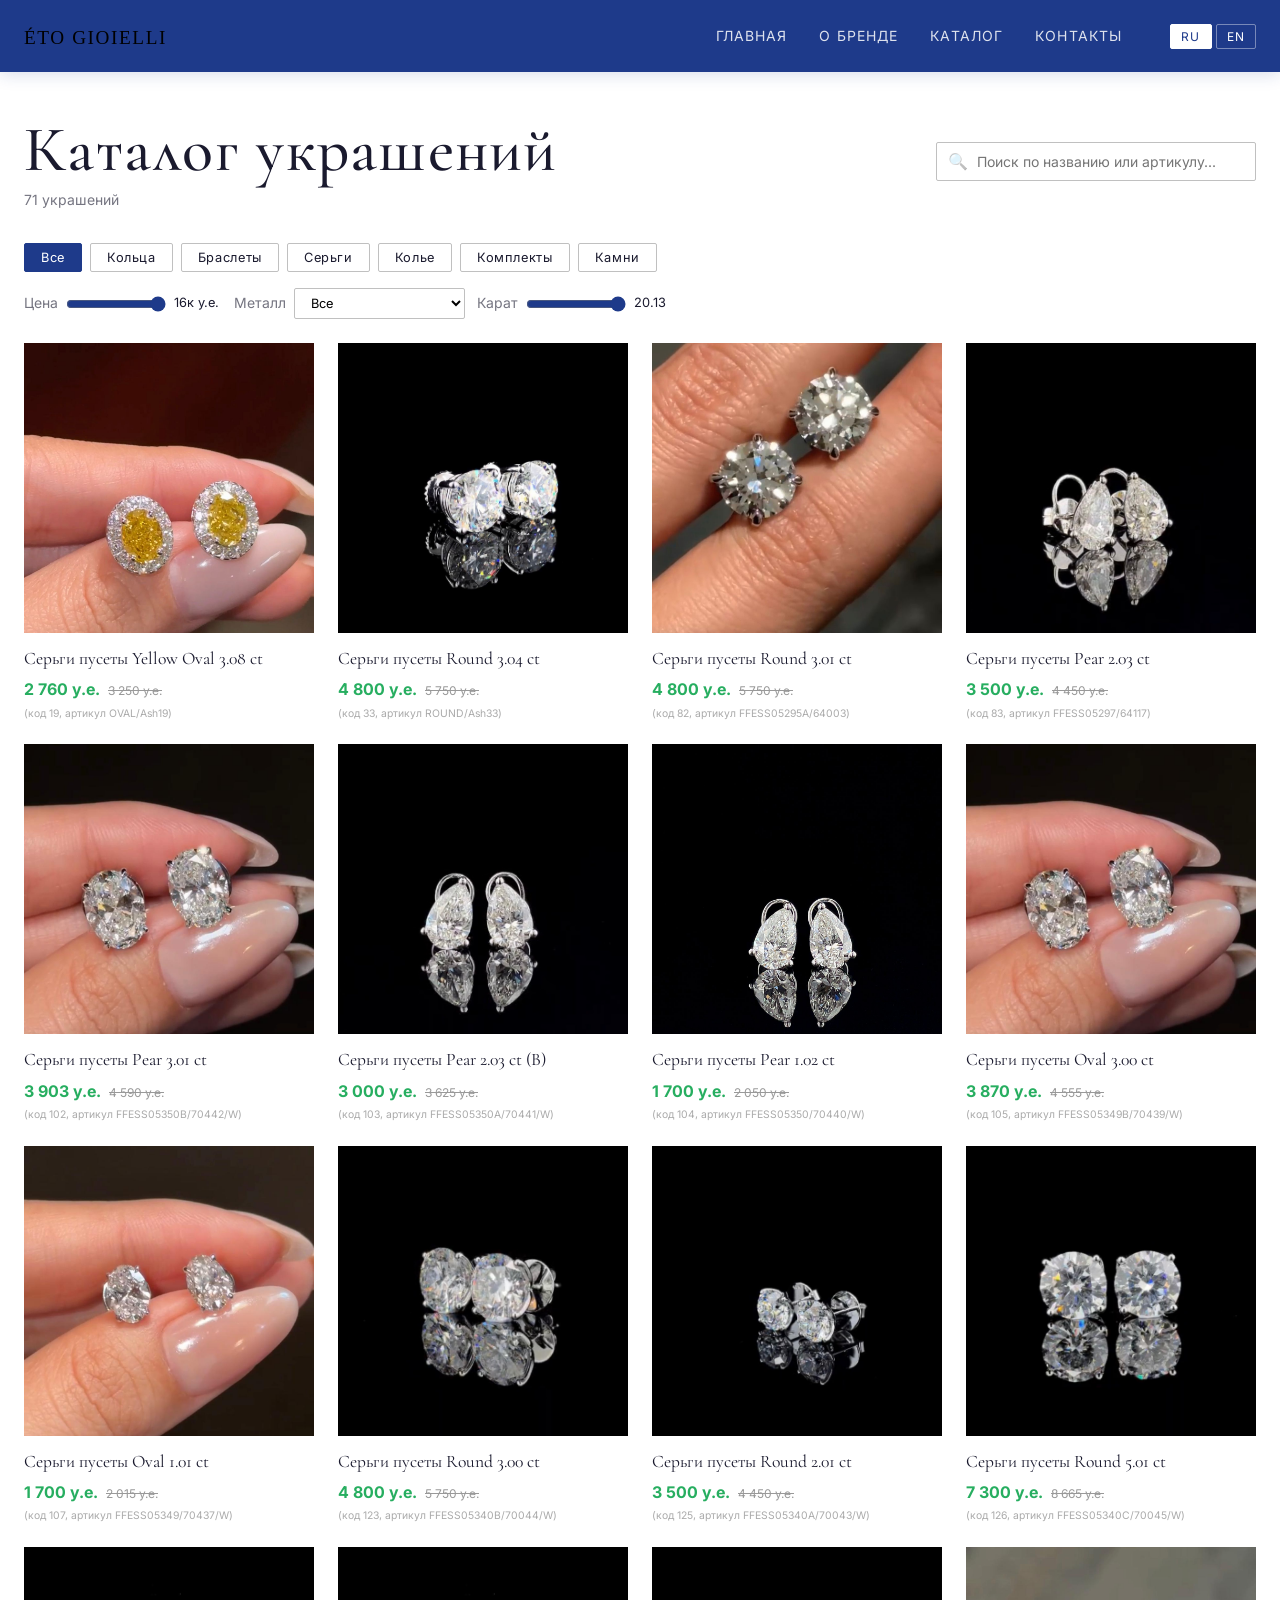
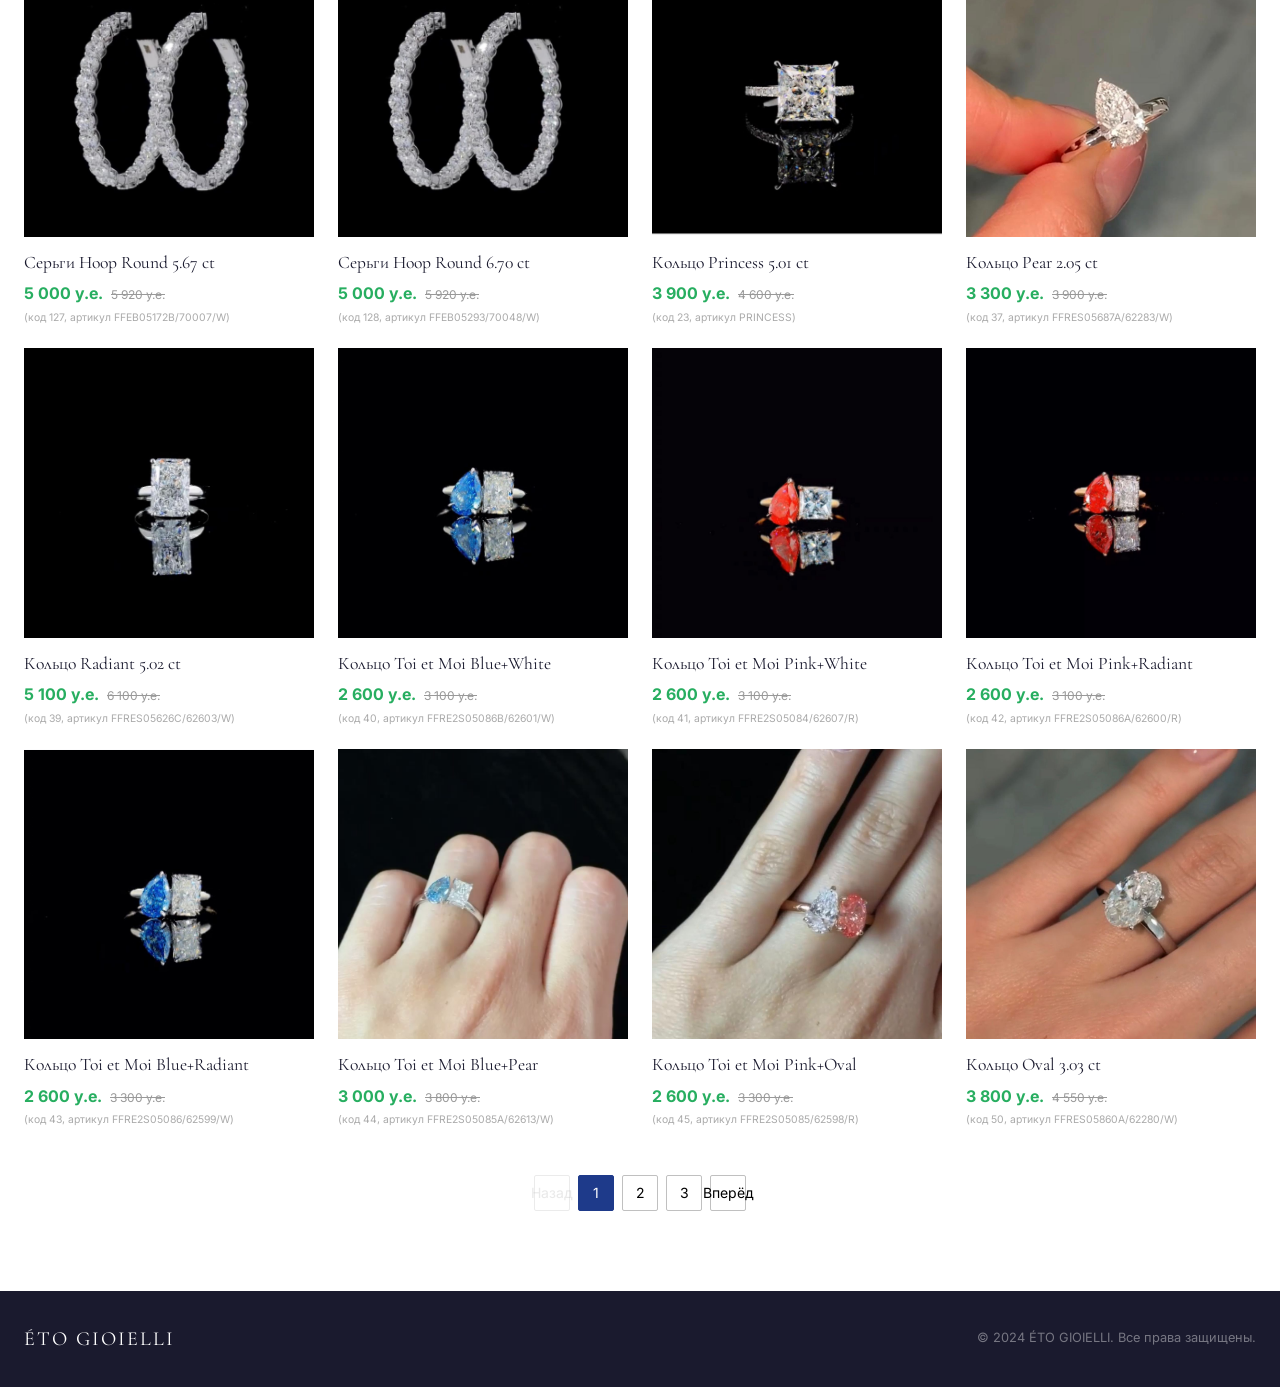
<file: catalog.html>
<!DOCTYPE html>
<html lang="ru">
<head>
  <meta charset="UTF-8">
  <meta name="viewport" content="width=device-width, initial-scale=1.0">
  <title>Каталог — ÉTO GIOIELLI</title>
  <link rel="stylesheet" href="css/style.css">
</head>
<body>

  <header class="header header--solid" id="header">
    <div class="container">
      <a href="index.html" class="header__logo">
        <img src="assets/logo.svg" alt="ÉTO GIOIELLI" onerror="this.style.display='none';this.nextElementSibling.style.display='block'">
        <span style="display:none">ÉTO GIOIELLI</span>
      </a>
      <nav class="nav">
        <a href="index.html" data-i18n="nav_home">Главная</a>
        <a href="about.html" data-i18n="nav_about">О бренде</a>
        <a href="catalog.html" data-i18n="nav_catalog">Каталог</a>
        <a href="contact.html" data-i18n="nav_contacts">Контакты</a>
        <div class="lang-switcher">
          <button class="lang-btn" data-lang="ru">RU</button>
          <button class="lang-btn" data-lang="en">EN</button>
        </div>
      </nav>
      <button class="burger" id="burger" aria-label="Menu">
        <span></span><span></span><span></span>
      </button>
    </div>
    <nav class="mobile-nav" id="mobileNav">
      <a href="index.html" data-i18n="nav_home">Главная</a>
      <a href="about.html" data-i18n="nav_about">О бренде</a>
      <a href="catalog.html" data-i18n="nav_catalog">Каталог</a>
      <a href="contact.html" data-i18n="nav_contacts">Контакты</a>
      <div class="lang-switcher">
        <button class="lang-btn" data-lang="ru">RU</button>
        <button class="lang-btn" data-lang="en">EN</button>
      </div>
    </nav>
  </header>

  <main style="padding-top: calc(var(--header-h) + 40px); padding-bottom: 80px;">
    <div class="container">

      <div class="catalog-header">
        <div>
          <h1 data-i18n="catalog_title">Каталог украшений</h1>
          <p class="catalog-count"><span id="itemsCount"></span></p>
        </div>
        <div class="search-bar">
          <span class="search-bar__icon">🔍</span>
          <input type="text" id="searchInput" data-i18n="search_placeholder" placeholder="Поиск...">
        </div>
      </div>

      <div class="filter-tags" id="categoryTags"></div>

      <div class="filters" style="margin-top: 16px;">
        <div class="filter-group">
          <label data-i18n="filter_price">Цена</label>
          <input type="range" id="priceSlider" min="0" value="1000000">
          <span class="filter-value" id="priceValue">—</span>
        </div>
        <div class="filter-group">
          <label data-i18n="filter_metal">Металл</label>
          <select id="metalSelect"></select>
        </div>
        <div class="filter-group">
          <label data-i18n="filter_carat">Карат</label>
          <input type="range" id="caratSlider" min="0" value="10">
          <span class="filter-value" id="caratValue">—</span>
        </div>
      </div>

      <div class="products-grid" id="catalogGrid"></div>
      <div class="pagination" id="pagination"></div>
    </div>
  </main>

  <footer class="footer">
    <div class="container">
      <div class="footer__inner">
        <span class="footer__brand">ÉTO GIOIELLI</span>
        <span class="footer__rights" data-i18n="footer_rights">© 2024 ÉTO GIOIELLI.</span>
      </div>
    </div>
  </footer>

  <script src="js/config.js"></script>
  <script src="js/i18n.js"></script>
  <script src="data/products.js"></script>
  <script src="js/catalog.js"></script>
  <script>
    document.getElementById('burger').addEventListener('click', () =>
      document.getElementById('mobileNav').classList.toggle('open'));
  </script>
</body>
</html>
</file>
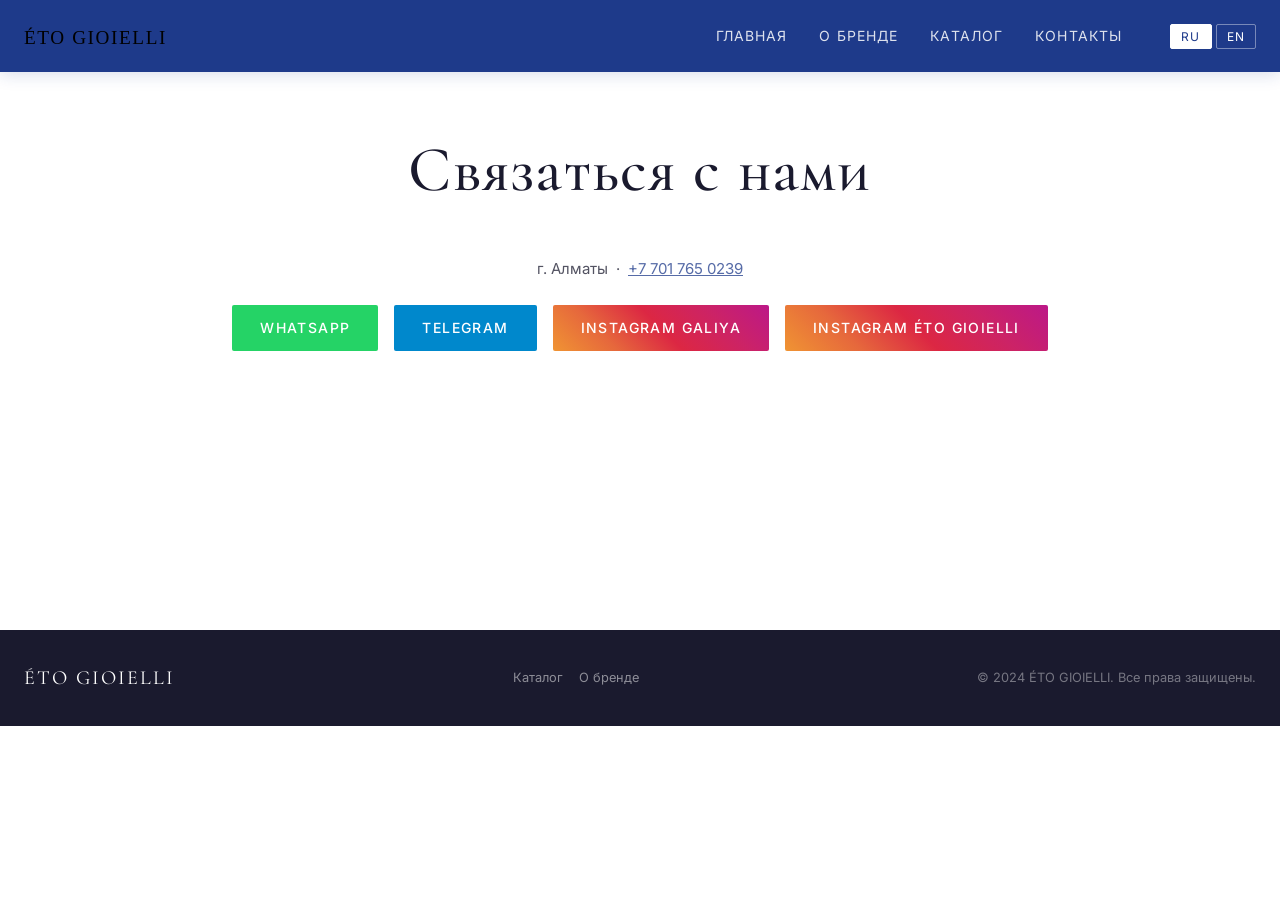
<file: contact.html>
<!DOCTYPE html>
<html lang="ru">
<head>
  <meta charset="UTF-8">
  <meta name="viewport" content="width=device-width, initial-scale=1.0">
  <title>Контакты — ÉTO GIOIELLI</title>
  <link rel="stylesheet" href="css/style.css">
</head>
<body>

  <header class="header header--solid" id="header">
    <div class="container">
      <a href="index.html" class="header__logo">
        <img src="assets/logo.svg" alt="ÉTO GIOIELLI" onerror="this.style.display='none';this.nextElementSibling.style.display='block'">
        <span style="display:none">ÉTO GIOIELLI</span>
      </a>
      <nav class="nav">
        <a href="index.html" data-i18n="nav_home">Главная</a>
        <a href="about.html" data-i18n="nav_about">О бренде</a>
        <a href="catalog.html" data-i18n="nav_catalog">Каталог</a>
        <a href="contact.html" data-i18n="nav_contacts">Контакты</a>
        <div class="lang-switcher">
          <button class="lang-btn" data-lang="ru">RU</button>
          <button class="lang-btn" data-lang="en">EN</button>
        </div>
      </nav>
      <button class="burger" id="burger" aria-label="Menu">
        <span></span><span></span><span></span>
      </button>
    </div>
    <nav class="mobile-nav" id="mobileNav">
      <a href="index.html" data-i18n="nav_home">Главная</a>
      <a href="about.html" data-i18n="nav_about">О бренде</a>
      <a href="catalog.html" data-i18n="nav_catalog">Каталог</a>
      <a href="contact.html" data-i18n="nav_contacts">Контакты</a>
      <div class="lang-switcher">
        <button class="lang-btn" data-lang="ru">RU</button>
        <button class="lang-btn" data-lang="en">EN</button>
      </div>
    </nav>
  </header>

  <main style="padding-top: calc(var(--header-h) + 60px); padding-bottom: 80px; min-height: 70vh;">
    <div class="container">
      <div class="section-title">
        <h1 data-i18n="contact_title">Связаться с нами</h1>
      </div>
      <div class="contact-block" style="background: none; padding: 0;">
        <div class="container" style="padding: 0;">
          <p class="contact-info" id="contactInfo"></p>
          <div class="contact-buttons" id="contactButtons"></div>
        </div>
      </div>
    </div>
  </main>

  <footer class="footer">
    <div class="container">
      <div class="footer__inner">
        <span class="footer__brand">ÉTO GIOIELLI</span>
        <div class="footer__links">
          <a href="catalog.html" data-i18n="nav_catalog">Каталог</a>
          <a href="about.html" data-i18n="nav_about">О бренде</a>
        </div>
        <span class="footer__rights" data-i18n="footer_rights">© 2024 ÉTO GIOIELLI. Все права защищены.</span>
      </div>
    </div>
  </footer>

  <script src="js/config.js"></script>
  <script src="js/i18n.js"></script>
  <script>
    document.getElementById('burger').addEventListener('click', () =>
      document.getElementById('mobileNav').classList.toggle('open'));
    document.getElementById('contactInfo').innerHTML =
      `${CONFIG.contact.city} &nbsp;·&nbsp; <a href="tel:${CONFIG.contact.phone.replace(/\s/g,'')}">${CONFIG.contact.phone}</a>`;
    document.getElementById('contactButtons').innerHTML = `
      <a href="https://wa.me/${CONFIG.contact.whatsapp.replace(/\D/g,'')}" class="btn btn--whatsapp" target="_blank" data-i18n="btn_whatsapp">WhatsApp</a>
      <a href="https://t.me/${CONFIG.contact.telegram.replace('@','')}" class="btn btn--telegram" target="_blank" data-i18n="btn_telegram">Telegram</a>
      <a href="https://www.instagram.com/galiya.dukenbay?igsh=M2JvaWN4aWRpYXl6" class="btn btn--instagram" target="_blank">Instagram Galiya</a>
      <a href="https://www.instagram.com/eto.gioielli?igsh=NDh3ZzB6c2ZkZWRp" class="btn btn--instagram" target="_blank">Instagram Éto Gioielli</a>
    `;
    applyTranslations(getLang());
  </script>
</body>
</html>
</file>
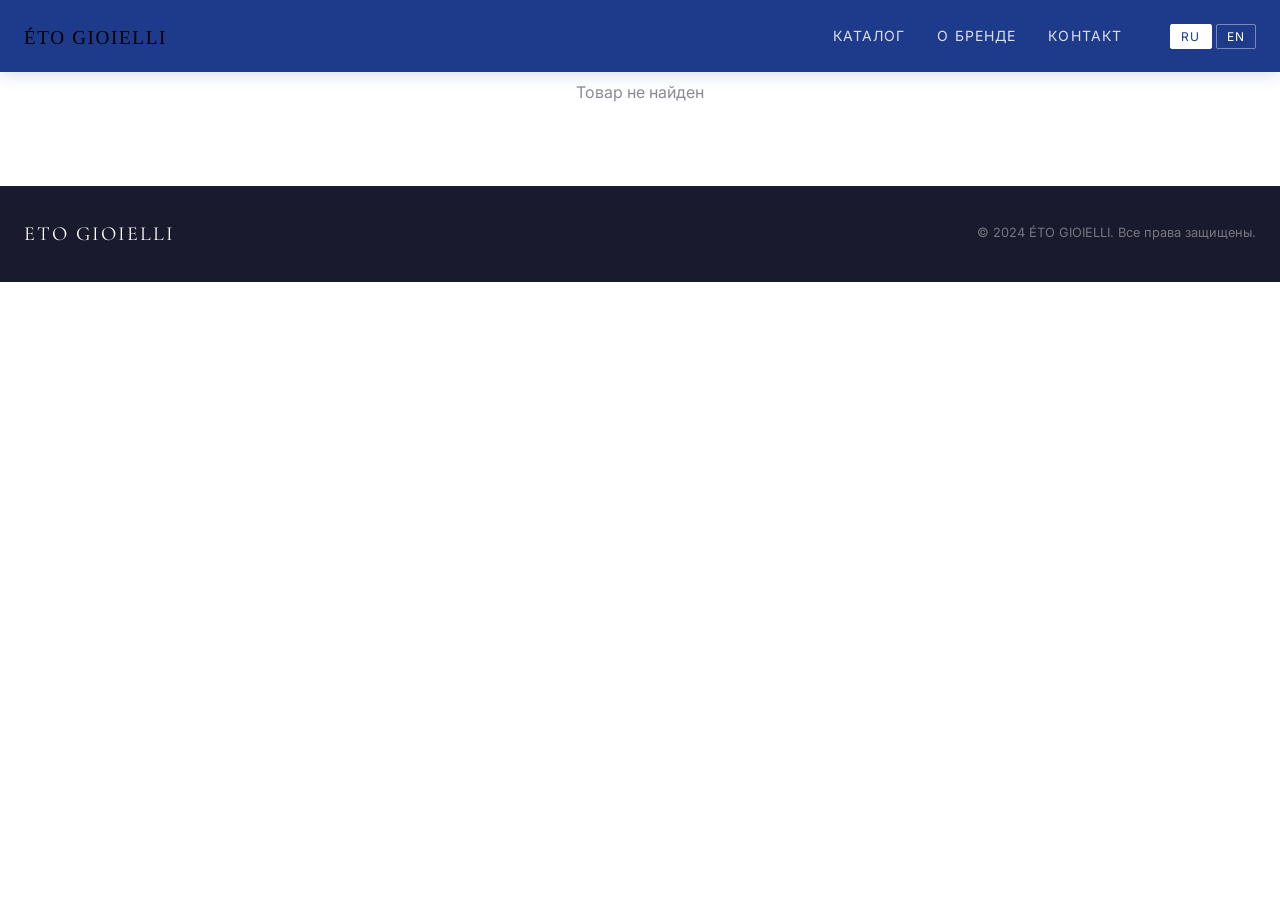
<file: product.html>
<!DOCTYPE html>
<html lang="ru">
<head>
  <meta charset="UTF-8">
  <meta name="viewport" content="width=device-width, initial-scale=1.0">
  <title>Товар — Eto Gioielli</title>
  <link rel="stylesheet" href="css/style.css">
</head>
<body>

  <header class="header header--solid" id="header">
    <div class="container">
      <a href="index.html" class="header__logo">
        <img src="assets/logo.svg" alt="Eto Gioielli" onerror="this.style.display='none';this.nextElementSibling.style.display='block'">
        <span style="display:none">ETO GIOIELLI</span>
      </a>
      <nav class="nav">
        <a href="catalog.html" data-i18n="nav_catalog">Каталог</a>
        <a href="about.html" data-i18n="nav_about">О бренде</a>
        <a href="index.html#contact" data-i18n="nav_contact">Контакт</a>
        <div class="lang-switcher">
          <button class="lang-btn" data-lang="ru">RU</button>
          <button class="lang-btn" data-lang="en">EN</button>
        </div>
      </nav>
      <button class="burger" id="burger" aria-label="Menu">
        <span></span><span></span><span></span>
      </button>
    </div>
    <nav class="mobile-nav" id="mobileNav">
      <a href="catalog.html" data-i18n="nav_catalog">Каталог</a>
      <a href="about.html" data-i18n="nav_about">О бренде</a>
      <div class="lang-switcher">
        <button class="lang-btn" data-lang="ru">RU</button>
        <button class="lang-btn" data-lang="en">EN</button>
      </div>
    </nav>
  </header>

  <main id="productContent">
    <div class="container">
      <div class="product-layout">

        <div class="gallery">
          <div class="gallery__main">
            <img id="galleryMain" src="assets/placeholder.svg" alt="">
          </div>
          <div class="gallery__thumbs" id="galleryThumbs"></div>
        </div>

        <div class="product-info">
          <p class="product-article" id="productArticle"></p>
          <h1 id="productName"></h1>
          <p class="product-price" id="productPrice"></p>
          <table class="specs-table" id="specsTable"></table>
          <p class="product-description" id="productDescription"></p>
          <div class="product-actions" id="productActions"></div>
        </div>
      </div>
    </div>

    <section class="similar" id="similarSection">
      <div class="container">
        <div class="section-title">
          <h2 data-i18n="similar_title">Похожие украшения</h2>
        </div>
        <div class="products-grid" id="similarGrid"></div>
      </div>
    </section>
  </main>

  <footer class="footer">
    <div class="container">
      <div class="footer__inner">
        <span class="footer__brand">ETO GIOIELLI</span>
        <span class="footer__rights" data-i18n="footer_rights">© 2024 Eto Gioielli.</span>
      </div>
    </div>
  </footer>

  <script src="js/config.js"></script>
  <script src="js/i18n.js"></script>
  <script src="data/products.js"></script>
  <script src="js/product.js"></script>
  <script>
    document.getElementById('burger').addEventListener('click', () =>
      document.getElementById('mobileNav').classList.toggle('open'));
  </script>
</body>
</html>
</file>
<file: css/style.css>
@import url('https://fonts.googleapis.com/css2?family=Cormorant+Garamond:wght@400;500;600&family=Inter:wght@300;400;500&display=swap');

/* ── Design Tokens ── */
:root {
  --bg:         #FFFFFF;
  --text:       #1A1A2E;
  --accent:     #1E3A8A;
  --accent-hover: #2563EB;
  --silver:     #C0C0C0;
  --silver-light: #E8E8E8;
  --radius:     2px;
  --font-head:  'Cormorant Garamond', serif;
  --font-body:  'Inter', sans-serif;
  --max-w:      1280px;
  --header-h:   72px;
}

/* ── Reset ── */
*, *::before, *::after { box-sizing: border-box; margin: 0; padding: 0; }
html { scroll-behavior: smooth; }
body { font-family: var(--font-body); color: var(--text); background: var(--bg); font-size: 16px; line-height: 1.6; }
img { max-width: 100%; display: block; }
a { color: inherit; text-decoration: none; }
button { cursor: pointer; font-family: var(--font-body); }

/* ── Typography ── */
h1, h2, h3, h4 { font-family: var(--font-head); font-weight: 500; line-height: 1.2; }
h1 { font-size: clamp(2.5rem, 5vw, 4rem); letter-spacing: 0.02em; }
h2 { font-size: clamp(1.8rem, 3vw, 2.5rem); }
h3 { font-size: 1.4rem; }

/* ── Layout ── */
.container { max-width: var(--max-w); margin: 0 auto; padding: 0 24px; }
.section { padding: 80px 0; }

/* ── Header ── */
.header {
  position: fixed; top: 0; left: 0; right: 0; z-index: 100;
  height: var(--header-h); display: flex; align-items: center;
  transition: background 0.3s, box-shadow 0.3s;
}
.header--solid { background: var(--accent); box-shadow: 0 2px 16px rgba(30,58,138,0.18); }
.header--solid .nav a { color: #fff; opacity: 0.85; }
.header--solid .nav a:hover { opacity: 1; }
.header--solid .header__logo span { color: #fff; }
.header--solid .lang-btn { border-color: rgba(255,255,255,0.4); color: #fff; }
.header--solid .lang-btn.active { background: #fff; color: var(--accent); border-color: #fff; }
.header--solid .lang-btn:hover:not(.active) { border-color: #fff; color: #fff; opacity: 0.8; }
.header--solid .burger span { background: #fff; }
.header--transparent { background: transparent; }
.header .container { display: flex; align-items: center; justify-content: space-between; width: 100%; }
.header__logo { color: var(--text); }
.header__logo img { height: 32px; }
.header__logo span { font-family: var(--font-head); font-size: 1.25rem; letter-spacing: 2px; white-space: nowrap; }
.header--solid .header__logo { color: #fff; }
.header--transparent .header__logo { color: var(--text); }
.nav { display: flex; align-items: center; gap: 32px; }
.nav a { font-size: 0.875rem; letter-spacing: 0.08em; text-transform: uppercase; opacity: 0.7; transition: opacity 0.2s; }
.nav a:hover { opacity: 1; }
.lang-switcher { display: flex; gap: 4px; margin-left: 16px; }
.lang-btn {
  background: none; border: 1px solid var(--silver); padding: 4px 10px;
  font-size: 0.75rem; letter-spacing: 0.1em; text-transform: uppercase;
  border-radius: var(--radius); transition: all 0.2s; color: var(--text);
}
.lang-btn.active { background: var(--accent); border-color: var(--accent); color: #fff; }
.lang-btn:hover:not(.active) { border-color: var(--accent); color: var(--accent); }

/* ── Burger (mobile) ── */
.burger { display: none; flex-direction: column; gap: 5px; background: none; border: none; padding: 4px; }
.burger span { display: block; width: 24px; height: 2px; background: var(--text); transition: all 0.3s; }
.mobile-nav { display: none; }

/* ── Buttons ── */
.btn {
  display: inline-flex; align-items: center; gap: 8px;
  padding: 12px 28px; font-size: 0.875rem; letter-spacing: 0.1em; text-transform: uppercase;
  border-radius: var(--radius); border: none; transition: all 0.2s; font-weight: 500;
}
.btn--primary { background: var(--accent); color: #fff; }
.btn--primary:hover { background: var(--accent-hover); }
.btn--outline { background: transparent; color: var(--text); border: 1px solid var(--text); }
.btn--outline:hover { background: var(--text); color: #fff; }
.btn--whatsapp { background: #25D366; color: #fff; }
.btn--whatsapp:hover { background: #1EBE5C; }
.btn--telegram { background: #0088CC; color: #fff; }
.btn--telegram:hover { background: #0070A8; }
.btn--instagram { background: linear-gradient(45deg, #f09433, #e6683c, #dc2743, #cc2366, #bc1888); color: #fff; }
.btn--instagram:hover { opacity: 0.9; }

/* ── Hero ── */
.hero {
  min-height: 100vh; display: flex; align-items: center;
  background: linear-gradient(135deg, #f8f9ff 0%, #eef2ff 50%, #f0f4ff 100%);
  padding-top: var(--header-h);
  overflow: hidden;
}
.hero__split {
  display: grid; grid-template-columns: 1fr 1fr; gap: 48px; align-items: center; width: 100%;
}
.hero__content { max-width: 540px; }
.hero__tagline { font-size: 0.875rem; letter-spacing: 0.2em; text-transform: uppercase; color: var(--accent); margin-bottom: 24px; }
.hero h1 { margin-bottom: 32px; }
.hero__buttons { display: flex; gap: 16px; flex-wrap: wrap; }
.hero__image { display: flex; justify-content: center; align-items: center; }
.hero__image img, .hero__image video {
  width: 100%; max-width: 480px; height: 430px;
  object-fit: contain; border-radius: var(--radius);
  box-shadow: 0 24px 64px rgba(30, 58, 138, 0.15);
}

/* ── Brand photo ── */
.brand-photo-wrap { margin: 40px auto; text-align: center; }
.brand-photo { max-height: 700px; width: auto; max-width: 100%; margin: 0 auto; border-radius: var(--radius); }

/* ── Features ── */
.features { display: grid; grid-template-columns: repeat(3, 1fr); gap: 32px; margin-top: 48px; }
.feature { text-align: center; padding: 32px 24px; border: 1px solid var(--silver-light); }
.feature__icon {
  font-family: var(--font-head); font-size: 3rem; font-weight: 500;
  color: var(--accent); margin-bottom: 16px; letter-spacing: 0.05em; line-height: 1;
}
.feature h3 { margin-bottom: 8px; }
.feature p { font-size: 0.875rem; opacity: 0.7; }

/* ── Contact info ── */
.contact-info { font-size: 0.9375rem; opacity: 0.75; margin-bottom: 24px; }
.contact-info a { color: var(--accent); text-decoration: underline; }

/* ── Product Card ── */
.products-grid { display: grid; grid-template-columns: repeat(4, 1fr); gap: 24px; }
.card { display: block; }
.card__img { aspect-ratio: 1; overflow: hidden; background: var(--silver-light); margin-bottom: 12px; }
.card__img img { width: 100%; height: 100%; object-fit: cover; transition: transform 0.4s ease; }
.card:hover .card__img img { transform: scale(1.05); }
.card__name { font-family: var(--font-head); font-size: 1.1rem; margin-bottom: 4px; }
.card__price { font-size: 0.875rem; color: var(--accent); font-weight: 500; }
.card__price-wrap { display: flex; align-items: baseline; gap: 8px; flex-wrap: wrap; }
.card__price-promo { font-size: 1rem; color: #27ae60; font-weight: 700; }
.card__price-old { font-size: 0.75rem; color: #999; text-decoration: line-through; }
.card__code { font-size: 0.65rem; color: #aaa; margin-top: 4px; line-height: 1.3; }

/* ── Product page dual price ── */
.price-wrap { display: flex; align-items: center; gap: 12px; flex-wrap: wrap; margin-bottom: 4px; }
.price-promo { font-size: 1.6rem; color: #27ae60; font-weight: 700; font-family: var(--font-head); }
.price-old { font-size: 1rem; color: #999; text-decoration: line-through; }
.price-badge { background: #27ae60; color: #fff; font-size: 0.65rem; font-weight: 700; letter-spacing: 0.08em; padding: 3px 8px; border-radius: 3px; text-transform: uppercase; }

/* ── Section titles ── */
.section-title { text-align: center; margin-bottom: 48px; }
.section-title h2 { margin-bottom: 12px; }
.section-title p { opacity: 0.6; max-width: 480px; margin: 0 auto; }

/* ── Contact block ── */
.contact-block { text-align: center; padding: 80px 0; background: var(--silver-light); }
.contact-block h2 { margin-bottom: 32px; }
.contact-buttons { display: flex; justify-content: center; gap: 16px; flex-wrap: wrap; }

/* ── Catalog filters ── */
.catalog-header { display: flex; align-items: center; justify-content: space-between; margin-bottom: 32px; flex-wrap: wrap; gap: 16px; }
.catalog-count { font-size: 0.875rem; opacity: 0.6; }
.search-bar { position: relative; }
.search-bar input {
  width: 320px; padding: 10px 16px 10px 40px;
  border: 1px solid var(--silver); border-radius: var(--radius);
  font-family: var(--font-body); font-size: 0.875rem; outline: none;
  transition: border-color 0.2s;
}
.search-bar input:focus { border-color: var(--accent); }
.search-bar__icon { position: absolute; left: 12px; top: 50%; transform: translateY(-50%); opacity: 0.4; pointer-events: none; }
.filters { display: flex; gap: 12px; margin-bottom: 24px; flex-wrap: wrap; align-items: center; }
.filter-tags { display: flex; gap: 8px; flex-wrap: wrap; }
.tag {
  padding: 6px 16px; border: 1px solid var(--silver);
  border-radius: var(--radius); font-size: 0.8rem; letter-spacing: 0.05em;
  background: none; color: var(--text); transition: all 0.2s; cursor: pointer;
}
.tag.active { background: var(--accent); border-color: var(--accent); color: #fff; }
.tag:hover:not(.active) { border-color: var(--accent); color: var(--accent); }
.filter-group { display: flex; align-items: center; gap: 8px; font-size: 0.875rem; }
.filter-group label { opacity: 0.6; white-space: nowrap; }
.filter-group input[type="range"] { width: 100px; accent-color: var(--accent); }
.filter-group select {
  padding: 6px 12px; border: 1px solid var(--silver); border-radius: var(--radius);
  font-family: var(--font-body); font-size: 0.8rem; outline: none; background: var(--bg);
}
.filter-value { font-size: 0.8rem; min-width: 48px; }

/* ── Pagination ── */
.pagination { display: flex; align-items: center; justify-content: center; gap: 8px; margin-top: 48px; }
.page-btn {
  width: 36px; height: 36px; display: flex; align-items: center; justify-content: center;
  border: 1px solid var(--silver); border-radius: var(--radius);
  background: none; font-size: 0.875rem; transition: all 0.2s; cursor: pointer;
}
.page-btn.active { background: var(--accent); border-color: var(--accent); color: #fff; }
.page-btn:hover:not(.active):not(:disabled) { border-color: var(--accent); color: var(--accent); }
.page-btn:disabled { opacity: 0.3; cursor: default; }
.page-nav { padding: 0 12px; }

/* ── Product page ── */
.product-layout { display: grid; grid-template-columns: 1fr 1fr; gap: 64px; align-items: start; padding-top: calc(var(--header-h) + 40px); }
.gallery__main { aspect-ratio: 1; overflow: hidden; background: var(--silver-light); margin-bottom: 12px; }
.gallery__main img { width: 100%; height: 100%; object-fit: cover; }
.gallery__thumbs { display: flex; gap: 8px; }
.gallery__thumb {
  width: 72px; height: 72px; object-fit: cover; cursor: pointer;
  border: 2px solid transparent; transition: border-color 0.2s;
}
.gallery__thumb.active { border-color: var(--accent); }
.gallery__thumb--video {
  display: flex; align-items: center; justify-content: center;
  background: var(--accent); color: #fff; font-size: 1.2rem;
  cursor: pointer; border-radius: var(--radius);
}
.product-info { position: sticky; top: calc(var(--header-h) + 40px); }
.product-article { font-size: 0.75rem; letter-spacing: 0.15em; opacity: 0.4; text-transform: uppercase; margin-bottom: 8px; }
.product-info h1 { font-size: clamp(1.8rem, 3vw, 2.5rem); margin-bottom: 16px; }
.product-price { font-size: 1.5rem; color: var(--accent); font-weight: 500; margin-bottom: 32px; }
.specs-table { width: 100%; border-collapse: collapse; margin-bottom: 32px; }
.specs-table tr { border-bottom: 1px solid var(--silver-light); }
.specs-table td { padding: 10px 0; font-size: 0.875rem; }
.specs-table td:first-child { opacity: 0.5; width: 40%; }
.product-description { font-size: 0.9375rem; opacity: 0.7; line-height: 1.7; margin-bottom: 32px; }
.product-actions { display: flex; gap: 12px; flex-wrap: wrap; }

/* ── Similar ── */
.similar { padding: 64px 0; }

/* ── About ── */
.about-hero { padding: calc(var(--header-h) + 80px) 0 80px; }
.about-content { max-width: 720px; }
.about-content h1 { margin-bottom: 32px; }
.about-content p { font-size: 1rem; opacity: 0.75; line-height: 1.8; margin-bottom: 24px; }
.why-lab { background: var(--silver-light); padding: 80px 0; }
.why-lab h2 { margin-bottom: 48px; }
.why-grid { display: grid; grid-template-columns: repeat(3, 1fr); gap: 32px; }
.why-item h3 { margin-bottom: 12px; font-size: 1.1rem; }
.why-item p { font-size: 0.875rem; opacity: 0.7; line-height: 1.7; }

/* ── Footer ── */
.footer { background: var(--text); color: #fff; padding: 32px 0; }
.footer__inner { display: flex; align-items: center; justify-content: space-between; flex-wrap: wrap; gap: 16px; }
.footer__brand { font-family: var(--font-head); font-size: 1.25rem; letter-spacing: 2px; }
.footer__rights { font-size: 0.8rem; opacity: 0.4; }
.footer__links { display: flex; gap: 16px; }
.footer__links a { font-size: 0.8rem; opacity: 0.5; transition: opacity 0.2s; }
.footer__links a:hover { opacity: 1; }

/* ── Responsive ── */
@media (max-width: 1024px) {
  .products-grid { grid-template-columns: repeat(3, 1fr); }
}
@media (max-width: 768px) {
  .nav { display: none; }
  .burger { display: flex; }
  .mobile-nav.open { display: flex; flex-direction: column; gap: 24px; position: fixed; top: var(--header-h); left: 0; right: 0; background: var(--bg); padding: 32px 24px; box-shadow: 0 4px 20px rgba(0,0,0,0.1); z-index: 99; }
  .mobile-nav a { font-size: 1.1rem; letter-spacing: 0.05em; }
  .products-grid { grid-template-columns: repeat(2, 1fr); gap: 16px; }
  .features { grid-template-columns: 1fr; }
  .product-layout { grid-template-columns: 1fr; gap: 32px; }
  .product-info { position: static; }
  .search-bar input { width: 100%; }
  .catalog-header { flex-direction: column; align-items: flex-start; }
  .why-grid { grid-template-columns: 1fr; }
  .footer__inner { flex-direction: column; text-align: center; }
  .hero__split { grid-template-columns: 1fr; }
  .hero__image { order: -1; }
  .hero__image img, .hero__image video { height: 220px; max-width: 100%; }
}
@media (max-width: 480px) {
  .products-grid { grid-template-columns: repeat(2, 1fr); gap: 12px; }
  .section { padding: 48px 0; }
}
</file>
